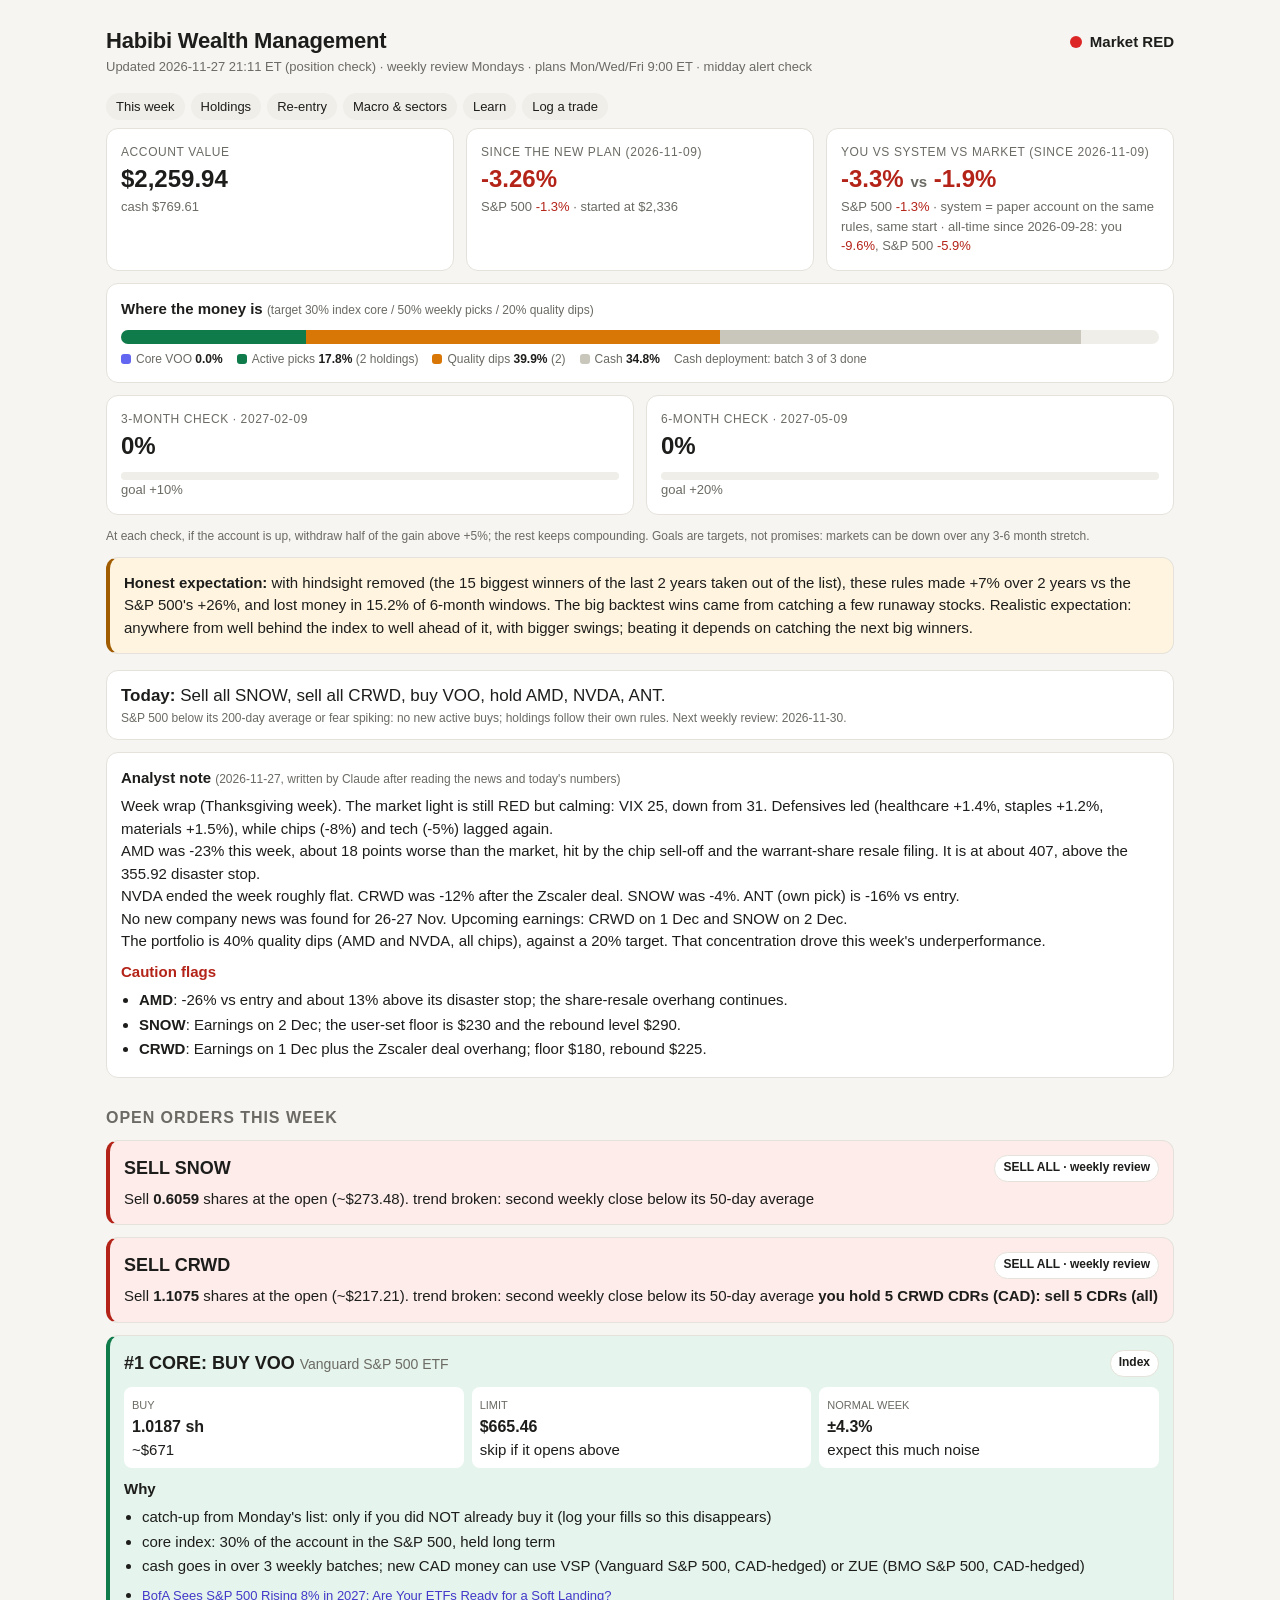
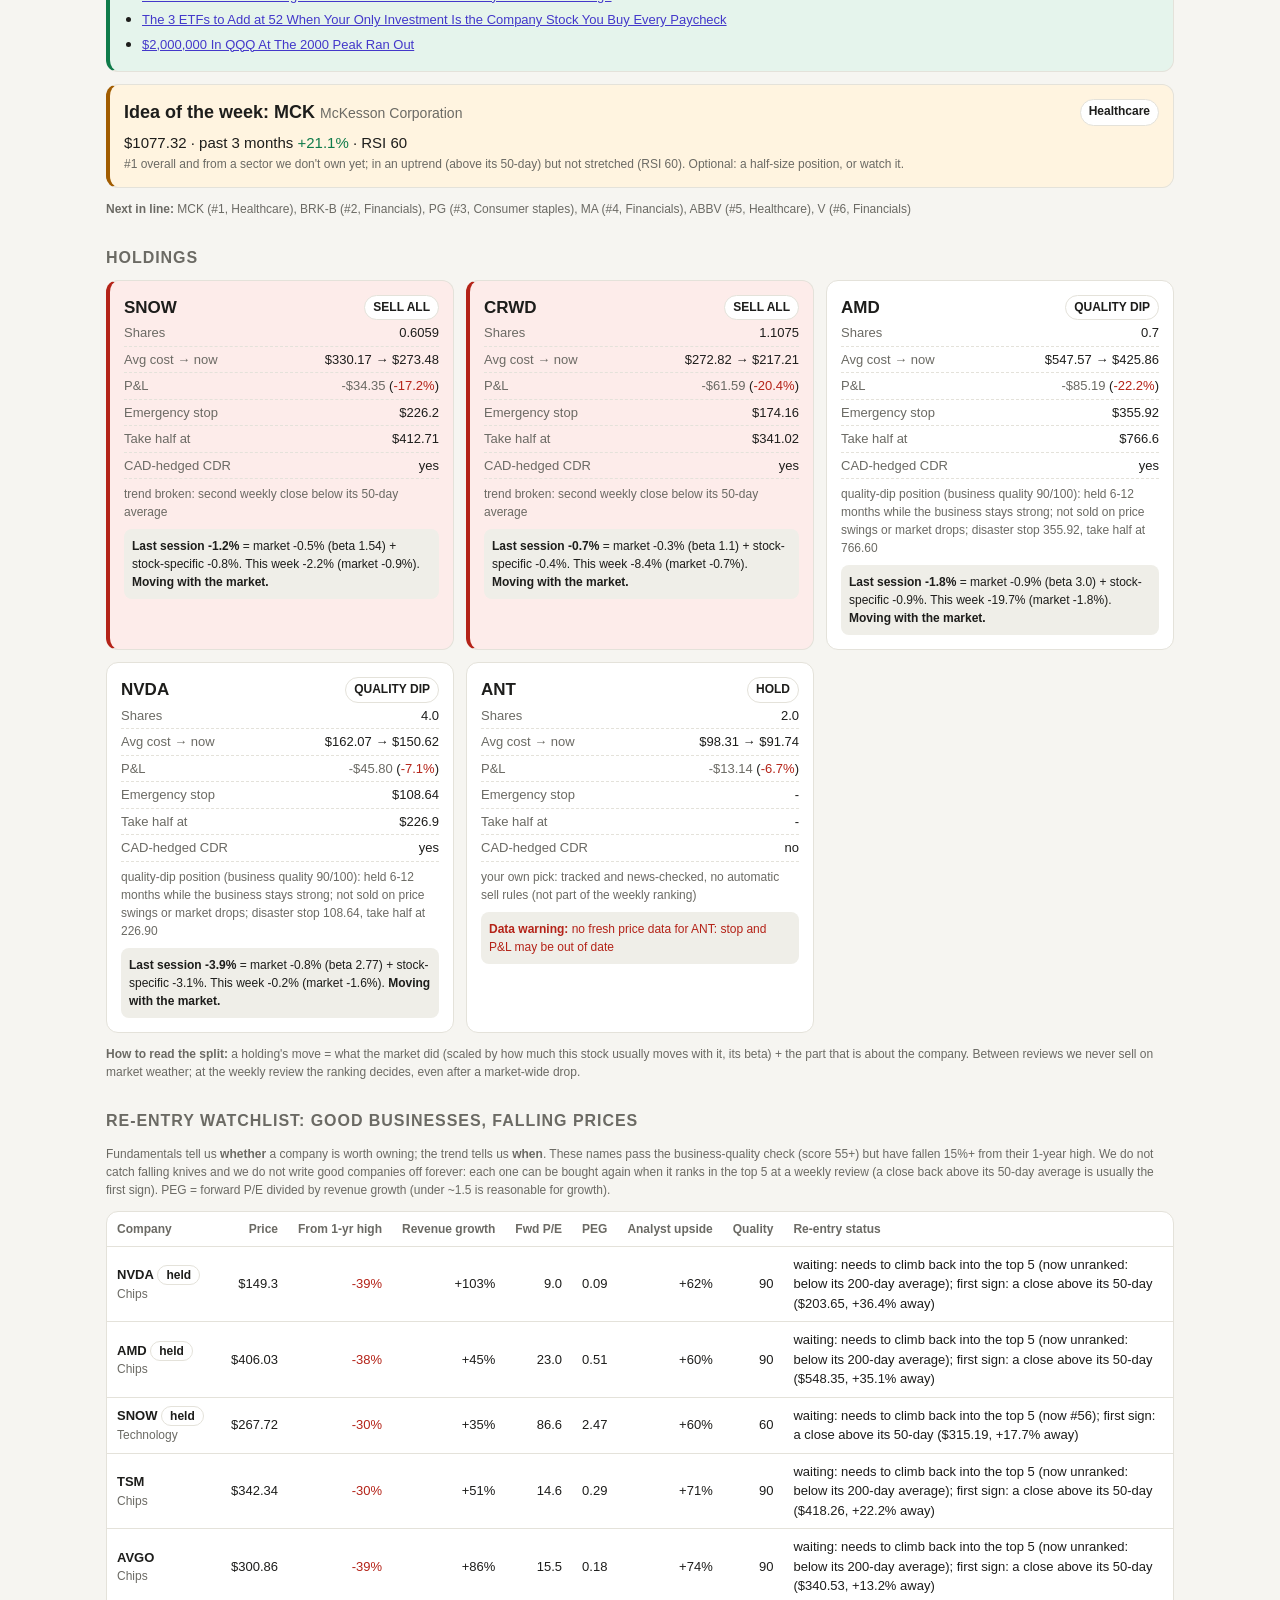
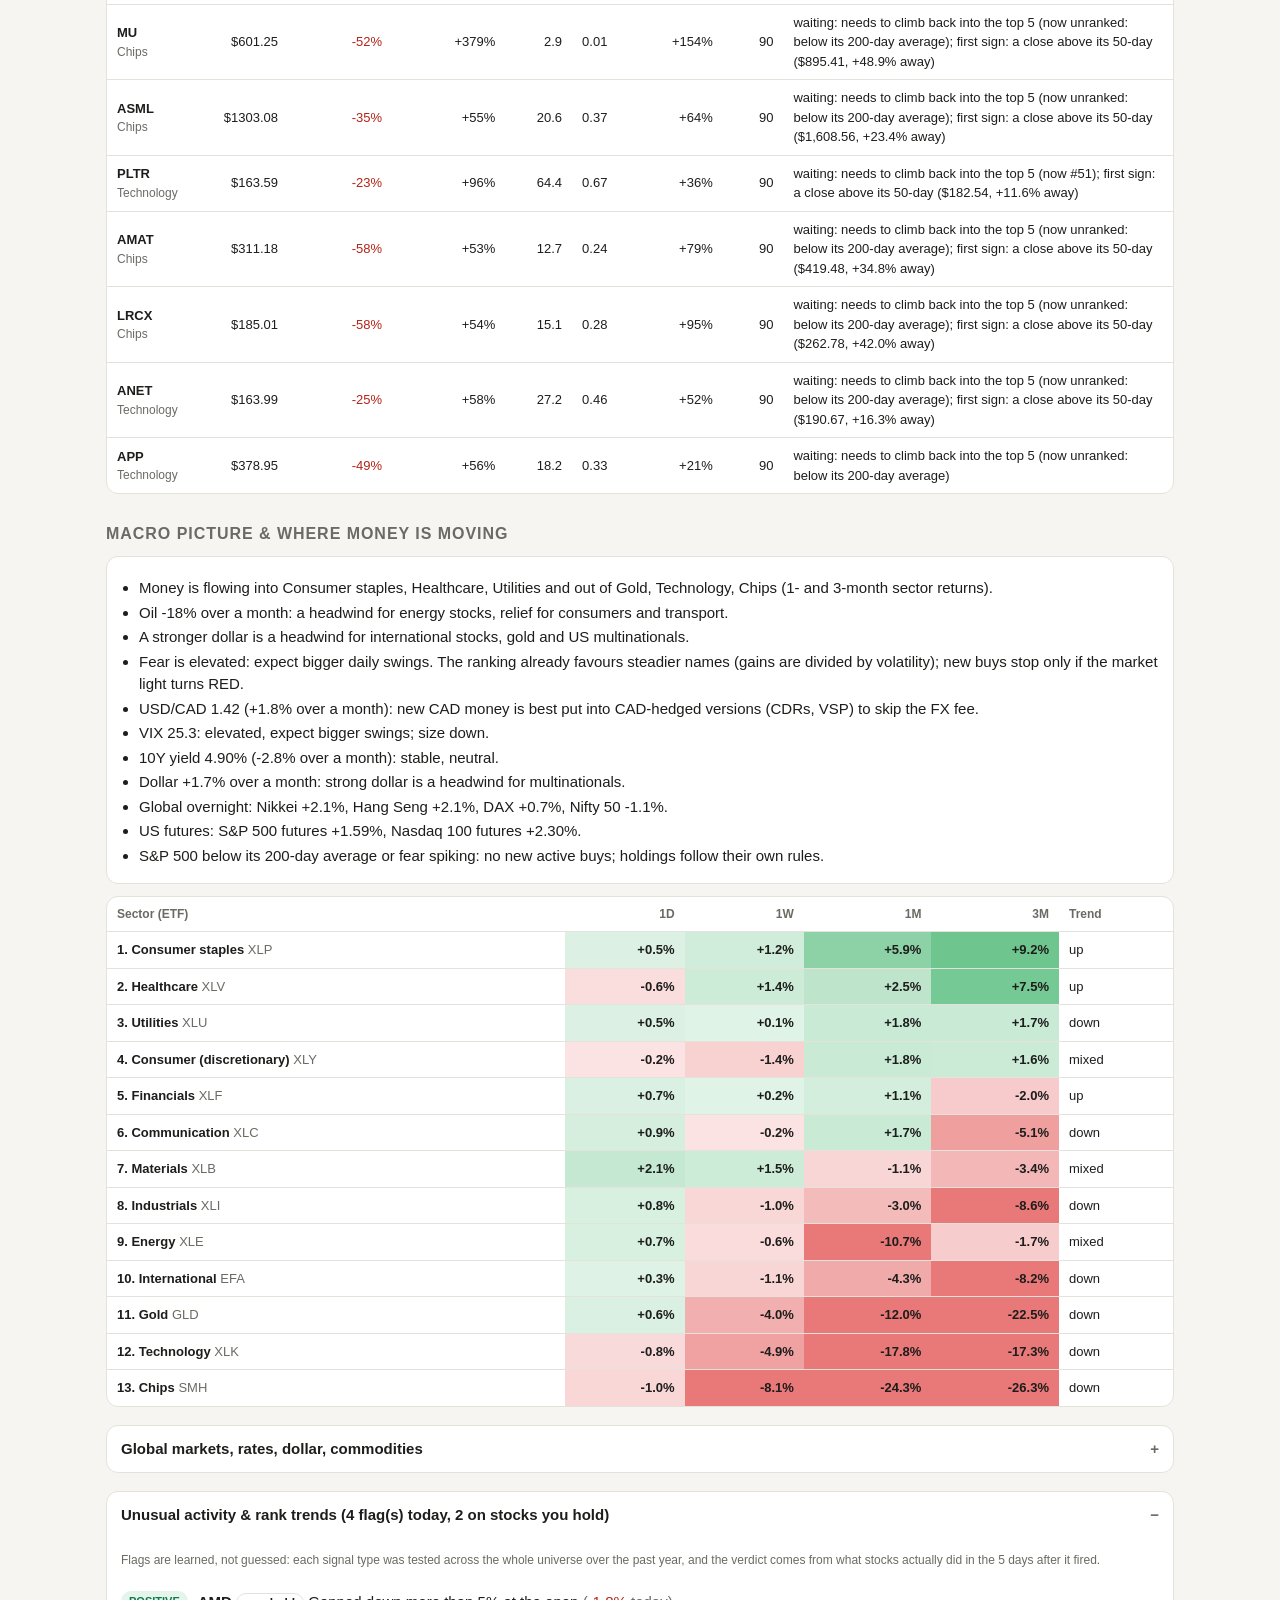
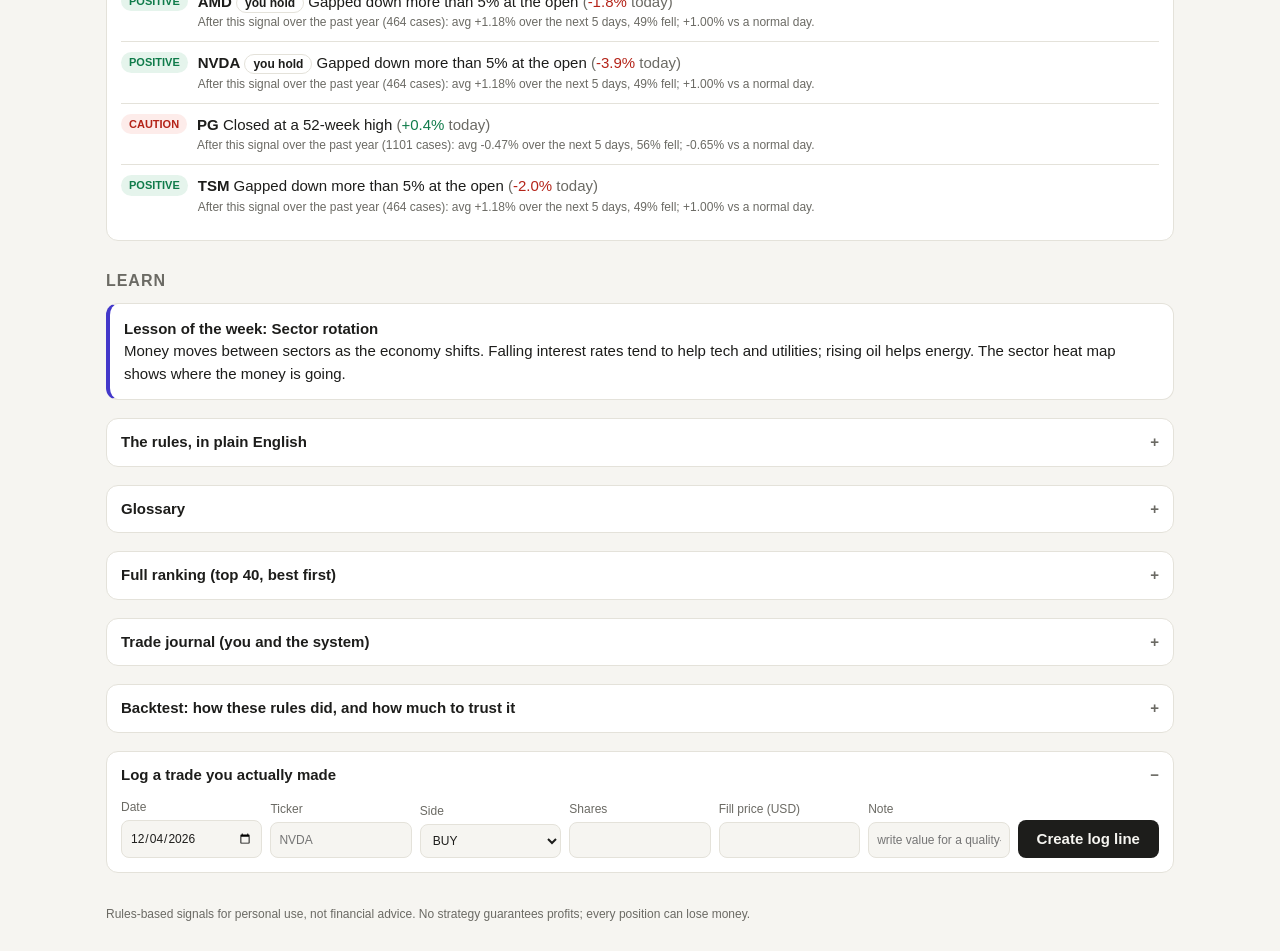
<file: docs/index.html>
<!doctype html><html lang="en"><head><meta charset="utf-8">
<meta name="viewport" content="width=device-width,initial-scale=1"><title>Habibi Wealth Management</title>
<style>
:root{--bg:#f6f5f1;--card:#fff;--ink:#1d1d1b;--mute:#6b6a64;--line:#e4e2da;--buy:#0f7b4a;--buy-bg:#e5f4ec;
--sell:#b42318;--sell-bg:#fdecea;--warn:#a15c00;--warn-bg:#fff4e0;--acc:#4338ca;--chip:#efeee8}
@media (prefers-color-scheme:dark){:root:not([data-theme=light]){--bg:#121211;--card:#1c1c1a;--ink:#ecebe6;--mute:#9c9b94;
--line:#2e2d2a;--buy:#4ccf8d;--buy-bg:#12291d;--sell:#ff8a7a;--sell-bg:#321614;--warn:#f0b454;--warn-bg:#2d2210;--acc:#a5b4fc;--chip:#262623}}
:root[data-theme=dark]{--bg:#121211;--card:#1c1c1a;--ink:#ecebe6;--mute:#9c9b94;--line:#2e2d2a;--buy:#4ccf8d;--buy-bg:#12291d;
--sell:#ff8a7a;--sell-bg:#321614;--warn:#f0b454;--warn-bg:#2d2210;--acc:#a5b4fc;--chip:#262623}
*{box-sizing:border-box}body{margin:0;background:var(--bg);color:var(--ink);font:15px/1.5 -apple-system,BlinkMacSystemFont,"Segoe UI",Inter,sans-serif}
.wrap{max-width:1100px;margin:0 auto;padding:16px}
header{display:flex;flex-wrap:wrap;justify-content:space-between;align-items:baseline;gap:8px;margin:8px 0 16px}
h1{font-size:22px;margin:0;letter-spacing:-.01em}h2{font-size:16px;margin:28px 0 10px;text-transform:uppercase;letter-spacing:.06em;color:var(--mute)}
.sub{color:var(--mute);font-size:13px}nav{display:flex;gap:6px;flex-wrap:wrap;margin-bottom:8px}
nav a{font-size:13px;padding:4px 10px;border-radius:99px;background:var(--chip);color:var(--ink);text-decoration:none}
.grid{display:grid;gap:12px;grid-template-columns:repeat(auto-fit,minmax(160px,1fr))}
.card{background:var(--card);border:1px solid var(--line);border-radius:12px;padding:14px}
.kpi .v{font-size:24px;font-weight:650;font-variant-numeric:tabular-nums}.kpi .l{font-size:12px;color:var(--mute);text-transform:uppercase;letter-spacing:.05em}
.light{display:inline-flex;align-items:center;gap:8px;font-weight:650}.dot{width:12px;height:12px;border-radius:50%}
.GREEN{background:#16a34a}.YELLOW{background:#eab308}.RED{background:#dc2626}
.bar{height:8px;background:var(--chip);border-radius:99px;overflow:hidden;margin-top:8px}.bar i{display:block;height:100%;background:var(--buy)}
.order{border-left:4px solid var(--buy);background:var(--buy-bg)}.order.sell{border-left-color:var(--sell);background:var(--sell-bg)}
.order.warn{border-left-color:var(--warn);background:var(--warn-bg)}
.order h3{margin:0 0 6px;font-size:18px;display:flex;justify-content:space-between;gap:8px;flex-wrap:wrap}
.tag{font-size:12px;font-weight:650;padding:2px 8px;border-radius:99px;background:var(--card);border:1px solid var(--line)}
.plan{display:grid;grid-template-columns:repeat(auto-fit,minmax(110px,1fr));gap:8px;margin:10px 0;font-variant-numeric:tabular-nums}
.plan div{background:var(--card);border-radius:8px;padding:6px 8px}.plan b{display:block;font-size:16px}.plan span{font-size:11px;color:var(--mute);text-transform:uppercase}
ul.why{margin:6px 0 0;padding-left:18px}ul.why li{margin:2px 0}
.tbl{overflow-x:auto;background:var(--card);border:1px solid var(--line);border-radius:12px}
table{border-collapse:collapse;width:100%;font-size:13px;font-variant-numeric:tabular-nums}
th,td{padding:8px 10px;border-bottom:1px solid var(--line);text-align:right;white-space:nowrap}th{color:var(--mute);font-weight:600;font-size:12px}
td:first-child,th:first-child,td.l,th.l{text-align:left}tr:last-child td{border-bottom:0}
.pos{color:var(--buy)}.neg{color:var(--sell)}.mute{color:var(--mute)}
.news a{color:var(--acc);font-size:13px}.stack>*+*{margin-top:12px}
form{display:grid;grid-template-columns:repeat(auto-fit,minmax(120px,1fr));gap:8px;align-items:end}
label{font-size:12px;color:var(--mute);display:grid;gap:4px;min-width:0}input,select,button{width:100%;min-width:0;font:inherit;padding:8px;border-radius:8px;border:1px solid var(--line);background:var(--bg);color:var(--ink)}
button{background:var(--ink);color:var(--bg);border:0;font-weight:600;cursor:pointer}
code{background:var(--chip);padding:2px 6px;border-radius:6px;font-size:13px;word-break:break-all}
.note{font-size:12px;color:var(--mute)}
.flag{display:flex;gap:10px;align-items:flex-start;padding:10px 0;border-bottom:1px solid var(--line)}.flag:last-child{border-bottom:0}
.vd{font-size:11px;font-weight:700;padding:2px 8px;border-radius:99px;white-space:nowrap}.vd.caution{background:var(--sell-bg);color:var(--sell)}.vd.positive{background:var(--buy-bg);color:var(--buy)}.vd.neutral,.vd.few{background:var(--chip);color:var(--mute)}
.tbl td.stick,.tbl th.stick{position:sticky;left:0;background:var(--card);z-index:1}
.st{font-size:11px;font-weight:700;padding:2px 7px;border-radius:99px;white-space:nowrap}
.st.buy{background:var(--buy-bg);color:var(--buy)}.st.hold{background:var(--chip);color:var(--ink)}.st.next{background:var(--warn-bg);color:var(--warn)}
details.sec{margin-top:18px;background:var(--card);border:1px solid var(--line);border-radius:12px;padding:0 14px}
details.sec>summary{cursor:pointer;padding:12px 0;font-weight:600;list-style:none;display:flex;justify-content:space-between}
details.sec>summary::after{content:"+";color:var(--mute)}details.sec[open]>summary::after{content:"−"}
details.sec[open]{padding-bottom:14px}details.sec .tbl,details.sec .card{border-color:var(--line)}
.headline{font-size:17px;margin:16px 0 0;padding:12px 14px;border-radius:12px;background:var(--card);border:1px solid var(--line)}
@media (max-width:600px){.kpi .v{font-size:20px}}

.sleeve{display:flex;height:14px;border-radius:99px;overflow:hidden;background:var(--chip);margin:10px 0 6px}
.sleeve i{display:block;height:100%}.s-core{background:#6366f1}.s-act{background:#0f7b4a}.s-val{background:#d97706}.s-cash{background:#c9c6bb}
.legend{display:flex;gap:14px;flex-wrap:wrap;font-size:12px;color:var(--mute)}.legend b{color:var(--ink)}
.sw{display:inline-block;width:10px;height:10px;border-radius:3px;margin-right:5px;vertical-align:-1px}
.hold{display:grid;gap:12px;grid-template-columns:repeat(auto-fit,minmax(260px,1fr))}
.hc h3{margin:0;font-size:17px;display:flex;justify-content:space-between;gap:8px}
.hc .row{display:flex;justify-content:space-between;font-size:13px;padding:3px 0;border-bottom:1px dashed var(--line)}
.hc .row:last-of-type{border-bottom:0}.hc .row span:first-child{color:var(--mute)}
.split{font-size:12px;margin-top:8px;padding:8px;border-radius:8px;background:var(--chip)}
.heat td.h{font-weight:600}.lesson{border-left:4px solid var(--acc)}
.chk{display:grid;gap:12px;grid-template-columns:repeat(auto-fit,minmax(200px,1fr))}
</style></head><body><div class="wrap">
<header><div><h1>Habibi Wealth Management</h1><div class="sub">Updated 2026-11-27 21:11 ET (position check) · weekly review Mondays · plans Mon/Wed/Fri 9:00 ET · midday alert check</div></div>
<div class="light"><span class="dot RED"></span>Market RED</div></header>
<nav><a href="#orders">This week</a><a href="#holdings">Holdings</a><a href="#reentry">Re-entry</a><a href="#macro">Macro &amp; sectors</a><a href="#learn">Learn</a><a href="#log">Log a trade</a></nav>
<div class="grid">
<div class="card kpi"><div class="l">Account value</div><div class="v">$2,259.94</div><div class="sub">cash $769.61</div></div>
<div class="card kpi"><div class="l">Since the new plan (2026-11-09)</div><div class="v"><span class="neg">-3.26%</span></div>
<div class="sub">S&amp;P 500 <span class="neg">-1.3%</span> · started at $2,336</div></div>
<div class="card kpi"><div class="l">You vs system vs market (since 2026-11-09)</div><div class="v"><span class="neg">-3.3%</span> <span class="mute" style="font-size:15px">vs</span> <span class="neg">-1.9%</span></div>
<div class="sub">S&amp;P 500 <span class="neg">-1.3%</span> · system = paper account on the same rules, same start · all-time since 2026-09-28: you <span class="neg">-9.6%</span>, S&amp;P 500 <span class="neg">-5.9%</span></div></div>
</div>
<div class="card" style="margin-top:12px"><b>Where the money is</b> <span class="note">(target 30% index core / 50% weekly picks / 20% quality dips)</span>
<div class="sleeve"><i class="s-core" style="width:0.0%"></i><i class="s-act" style="width:17.8%"></i><i class="s-val" style="width:39.9%"></i><i class="s-cash" style="width:34.8%"></i></div>
<div class="legend"><span><i class="sw s-core"></i>Core VOO <b>0.0%</b></span><span><i class="sw s-act"></i>Active picks <b>17.8%</b>
(2 holdings)</span><span><i class="sw s-val"></i>Quality dips <b>39.9%</b> (2)</span><span><i class="sw s-cash"></i>Cash <b>34.8%</b></span>
<span>Cash deployment: batch 3 of 3 done</span></div></div>
<div class="chk" style="margin-top:12px"><div class="card kpi"><div class="l">3-month check · 2027-02-09</div><div class="v">0%</div><div class="bar"><i style="width:0%"></i></div><div class="sub">goal +10%</div></div><div class="card kpi"><div class="l">6-month check · 2027-05-09</div><div class="v">0%</div><div class="bar"><i style="width:0%"></i></div><div class="sub">goal +20%</div></div></div><p class="note">At each check, if the account is up, withdraw half of the gain above +5%; the rest keeps compounding. Goals are targets, not promises: markets can be down over any 3-6 month stretch.</p>
<div class="card order warn" style="margin-top:12px"><b>Honest expectation:</b> with hindsight removed (the 15 biggest winners of the last 2 years taken out of the list), these rules made +7% over 2 years vs the S&amp;P 500's +26%, and lost money in 15.2% of 6-month windows. The big backtest wins came from catching a few runaway stocks. Realistic expectation: anywhere from well behind the index to well ahead of it, with bigger swings; beating it depends on catching the next big winners.</div>
<div class="headline"><b>Today:</b> Sell all SNOW, sell all CRWD, buy VOO, hold AMD, NVDA, ANT.<div class="note">S&amp;P 500 below its 200-day average or fear spiking: no new active buys; holdings follow their own rules. Next weekly review: 2026-11-30.</div></div>
<div class="card" style="margin-top:12px"><b>Analyst note</b> <span class="note">(2026-11-27, written by Claude after reading the news and today's numbers)</span><div style="white-space:pre-wrap;margin-top:6px">Week wrap (Thanksgiving week). The market light is still RED but calming: VIX 25, down from 31. Defensives led (healthcare +1.4%, staples +1.2%, materials +1.5%), while chips (-8%) and tech (-5%) lagged again.
AMD was -23% this week, about 18 points worse than the market, hit by the chip sell-off and the warrant-share resale filing. It is at about 407, above the 355.92 disaster stop.
NVDA ended the week roughly flat. CRWD was -12% after the Zscaler deal. SNOW was -4%. ANT (own pick) is -16% vs entry.
No new company news was found for 26-27 Nov. Upcoming earnings: CRWD on 1 Dec and SNOW on 2 Dec.
The portfolio is 40% quality dips (AMD and NVDA, all chips), against a 20% target. That concentration drove this week&#x27;s underperformance.</div><div style="margin-top:8px"><b class="neg">Caution flags</b><ul class="why"><li><b>AMD</b>: -26% vs entry and about 13% above its disaster stop; the share-resale overhang continues.</li><li><b>SNOW</b>: Earnings on 2 Dec; the user-set floor is $230 and the rebound level $290.</li><li><b>CRWD</b>: Earnings on 1 Dec plus the Zscaler deal overhang; floor $180, rebound $225.</li></ul></div></div>
<h2 id="orders">Open orders this week</h2><div class="stack">
<div class="card order sell"><h3><span>SELL SNOW</span><span class="tag">SELL ALL · weekly review</span></h3><div>Sell <b>0.6059</b> shares at the open (~$273.48). trend broken: second weekly close below its 50-day average</div></div>
<div class="card order sell"><h3><span>SELL CRWD</span><span class="tag">SELL ALL · weekly review</span></h3><div>Sell <b>1.1075</b> shares at the open (~$217.21). trend broken: second weekly close below its 50-day average <b>you hold 5 CRWD CDRs (CAD): sell 5 CDRs (all)</b></div></div>
<div class="card order"><h3><span>#1 CORE: BUY VOO <span class="mute" style="font-weight:400;font-size:14px">Vanguard S&amp;P 500 ETF</span></span><span class="tag">Index</span></h3><div class="plan"><div><span>Buy</span><b><b>1.0187 sh</b></b>~$671</div><div><span>Limit</span><b><b>$665.46</b></b>skip if it opens above</div><div><span>Normal week</span><b><b>±4.3%</b></b>expect this much noise</div></div><b>Why</b><ul class="why"><li>catch-up from Monday&#x27;s list: only if you did NOT already buy it (log your fills so this disappears)</li><li>core index: 30% of the account in the S&amp;P 500, held long term</li><li>cash goes in over 3 weekly batches; new CAD money can use VSP (Vanguard S&amp;P 500, CAD-hedged) or ZUE (BMO S&amp;P 500, CAD-hedged)</li></ul><ul class="why news"><li><a href="https://finance.yahoo.com/markets/stocks/articles/bofa-sees-p-500-rising-110800608.html" target="_blank" rel="noopener">BofA Sees S&amp;P 500 Rising 8% in 2027: Are Your ETFs Ready for a Soft Landing?</a></li><li><a href="https://247wallst.com/investing/etf/2026/11/27/the-3-etfs-to-add-at-52-when-your-only-investment-is-the-company-stock-you-buy-every-paycheck/" target="_blank" rel="noopener">The 3 ETFs to Add at 52 When Your Only Investment Is the Company Stock You Buy Every Paycheck</a></li><li><a href="https://www.trefis.com/stock/qqq/articles/629194/2-000-000-in-qqq-at-the-2000-peak-ran-out/2026-11-26" target="_blank" rel="noopener">$2,000,000 In QQQ At The 2000 Peak Ran Out</a></li></ul></div>
</div>
<div class="card order warn" style="margin-top:12px"><h3><span>Idea of the week: MCK <span class="mute" style="font-weight:400;font-size:14px">McKesson Corporation</span></span><span class="tag">Healthcare</span></h3><div>$1077.32 · past 3 months <span class="pos">+21.1%</span> · RSI 60</div><div class="note">#1 overall and from a sector we don&#x27;t own yet; in an uptrend (above its 50-day) but not stretched (RSI 60). Optional: a half-size position, or watch it.</div></div>
<p class="note"><b>Next in line:</b> MCK (#1, Healthcare), BRK-B (#2, Financials), PG (#3, Consumer staples), MA (#4, Financials), ABBV (#5, Healthcare), V (#6, Financials)</p>
<h2 id="holdings">Holdings</h2>
<div class="hold"><div class="card hc order sell"><h3><span>SNOW</span><span class="tag">SELL ALL</span></h3><div class="row"><span>Shares</span><span>0.6059</span></div><div class="row"><span>Avg cost → now</span><span>$330.17 → $273.48</span></div><div class="row"><span>P&amp;L</span><span><span class="neg">-$34.35</span> (<span class="neg">-17.2%</span>)</span></div><div class="row"><span>Emergency stop</span><span>$226.2</span></div><div class="row"><span>Take half at</span><span>$412.71</span></div><div class="row"><span>CAD-hedged CDR</span><span>yes</span></div><div class="note" style="margin-top:6px">trend broken: second weekly close below its 50-day average</div><div class="split"><b>Last session -1.2%</b> = market -0.5% (beta 1.54) + stock-specific -0.8%. This week -2.2% (market -0.9%). <b>Moving with the market.</b></div></div><div class="card hc order sell"><h3><span>CRWD</span><span class="tag">SELL ALL</span></h3><div class="row"><span>Shares</span><span>1.1075</span></div><div class="row"><span>Avg cost → now</span><span>$272.82 → $217.21</span></div><div class="row"><span>P&amp;L</span><span><span class="neg">-$61.59</span> (<span class="neg">-20.4%</span>)</span></div><div class="row"><span>Emergency stop</span><span>$174.16</span></div><div class="row"><span>Take half at</span><span>$341.02</span></div><div class="row"><span>CAD-hedged CDR</span><span>yes</span></div><div class="note" style="margin-top:6px">trend broken: second weekly close below its 50-day average</div><div class="split"><b>Last session -0.7%</b> = market -0.3% (beta 1.1) + stock-specific -0.4%. This week -8.4% (market -0.7%). <b>Moving with the market.</b></div></div><div class="card hc "><h3><span>AMD</span><span class="tag">QUALITY DIP</span></h3><div class="row"><span>Shares</span><span>0.7</span></div><div class="row"><span>Avg cost → now</span><span>$547.57 → $425.86</span></div><div class="row"><span>P&amp;L</span><span><span class="neg">-$85.19</span> (<span class="neg">-22.2%</span>)</span></div><div class="row"><span>Emergency stop</span><span>$355.92</span></div><div class="row"><span>Take half at</span><span>$766.6</span></div><div class="row"><span>CAD-hedged CDR</span><span>yes</span></div><div class="note" style="margin-top:6px">quality-dip position (business quality 90/100): held 6-12 months while the business stays strong; not sold on price swings or market drops; disaster stop 355.92, take half at 766.60</div><div class="split"><b>Last session -1.8%</b> = market -0.9% (beta 3.0) + stock-specific -0.9%. This week -19.7% (market -1.8%). <b>Moving with the market.</b></div></div><div class="card hc "><h3><span>NVDA</span><span class="tag">QUALITY DIP</span></h3><div class="row"><span>Shares</span><span>4.0</span></div><div class="row"><span>Avg cost → now</span><span>$162.07 → $150.62</span></div><div class="row"><span>P&amp;L</span><span><span class="neg">-$45.80</span> (<span class="neg">-7.1%</span>)</span></div><div class="row"><span>Emergency stop</span><span>$108.64</span></div><div class="row"><span>Take half at</span><span>$226.9</span></div><div class="row"><span>CAD-hedged CDR</span><span>yes</span></div><div class="note" style="margin-top:6px">quality-dip position (business quality 90/100): held 6-12 months while the business stays strong; not sold on price swings or market drops; disaster stop 108.64, take half at 226.90</div><div class="split"><b>Last session -3.9%</b> = market -0.8% (beta 2.77) + stock-specific -3.1%. This week -0.2% (market -1.6%). <b>Moving with the market.</b></div></div><div class="card hc "><h3><span>ANT</span><span class="tag">HOLD</span></h3><div class="row"><span>Shares</span><span>2.0</span></div><div class="row"><span>Avg cost → now</span><span>$98.31 → $91.74</span></div><div class="row"><span>P&amp;L</span><span><span class="neg">-$13.14</span> (<span class="neg">-6.7%</span>)</span></div><div class="row"><span>Emergency stop</span><span>-</span></div><div class="row"><span>Take half at</span><span>-</span></div><div class="row"><span>CAD-hedged CDR</span><span>no</span></div><div class="note" style="margin-top:6px">your own pick: tracked and news-checked, no automatic sell rules (not part of the weekly ranking)</div><div class="split neg"><b>Data warning:</b> no fresh price data for ANT: stop and P&amp;L may be out of date</div></div></div>
<p class="note"><b>How to read the split:</b> a holding's move = what the market did (scaled by how much this stock usually moves with it, its beta) + the part that is about the company. Between reviews we never sell on market weather; at the weekly review the ranking decides, even after a market-wide drop.</p>
<h2 id="reentry">Re-entry watchlist: good businesses, falling prices</h2><p class="note">Fundamentals tell us <b>whether</b> a company is worth owning; the trend tells us <b>when</b>. These names pass the business-quality check (score 55+) but have fallen 15%+ from their 1-year high. We do not catch falling knives and we do not write good companies off forever: each one can be bought again when it ranks in the top 5 at a weekly review (a close back above its 50-day average is usually the first sign). PEG = forward P/E divided by revenue growth (under ~1.5 is reasonable for growth).</p><div class="tbl"><table><tr><th class="l">Company</th><th>Price</th><th>From 1-yr high</th><th>Revenue growth</th><th>Fwd P/E</th><th>PEG</th><th>Analyst upside</th><th>Quality</th><th class="l">Re-entry status</th></tr><tr><td class="l"><b>NVDA</b> <span class=tag>held</span><div class="note">Chips</div></td><td>$149.3</td><td class="neg">-39%</td><td>+103%</td><td>9.0</td><td>0.09</td><td>+62%</td><td>90</td><td class="l" style="white-space:normal;min-width:220px">waiting: needs to climb back into the top 5 (now unranked: below its 200-day average); first sign: a close above its 50-day ($203.65, +36.4% away)</td></tr><tr><td class="l"><b>AMD</b> <span class=tag>held</span><div class="note">Chips</div></td><td>$406.03</td><td class="neg">-38%</td><td>+45%</td><td>23.0</td><td>0.51</td><td>+60%</td><td>90</td><td class="l" style="white-space:normal;min-width:220px">waiting: needs to climb back into the top 5 (now unranked: below its 200-day average); first sign: a close above its 50-day ($548.35, +35.1% away)</td></tr><tr><td class="l"><b>SNOW</b> <span class=tag>held</span><div class="note">Technology</div></td><td>$267.72</td><td class="neg">-30%</td><td>+35%</td><td>86.6</td><td>2.47</td><td>+60%</td><td>60</td><td class="l" style="white-space:normal;min-width:220px">waiting: needs to climb back into the top 5 (now #56); first sign: a close above its 50-day ($315.19, +17.7% away)</td></tr><tr><td class="l"><b>TSM</b><div class="note">Chips</div></td><td>$342.34</td><td class="neg">-30%</td><td>+51%</td><td>14.6</td><td>0.29</td><td>+71%</td><td>90</td><td class="l" style="white-space:normal;min-width:220px">waiting: needs to climb back into the top 5 (now unranked: below its 200-day average); first sign: a close above its 50-day ($418.26, +22.2% away)</td></tr><tr><td class="l"><b>AVGO</b><div class="note">Chips</div></td><td>$300.86</td><td class="neg">-39%</td><td>+86%</td><td>15.5</td><td>0.18</td><td>+74%</td><td>90</td><td class="l" style="white-space:normal;min-width:220px">waiting: needs to climb back into the top 5 (now unranked: below its 200-day average); first sign: a close above its 50-day ($340.53, +13.2% away)</td></tr><tr><td class="l"><b>MU</b><div class="note">Chips</div></td><td>$601.25</td><td class="neg">-52%</td><td>+379%</td><td>2.9</td><td>0.01</td><td>+154%</td><td>90</td><td class="l" style="white-space:normal;min-width:220px">waiting: needs to climb back into the top 5 (now unranked: below its 200-day average); first sign: a close above its 50-day ($895.41, +48.9% away)</td></tr><tr><td class="l"><b>ASML</b><div class="note">Chips</div></td><td>$1303.08</td><td class="neg">-35%</td><td>+55%</td><td>20.6</td><td>0.37</td><td>+64%</td><td>90</td><td class="l" style="white-space:normal;min-width:220px">waiting: needs to climb back into the top 5 (now unranked: below its 200-day average); first sign: a close above its 50-day ($1,608.56, +23.4% away)</td></tr><tr><td class="l"><b>PLTR</b><div class="note">Technology</div></td><td>$163.59</td><td class="neg">-23%</td><td>+96%</td><td>64.4</td><td>0.67</td><td>+36%</td><td>90</td><td class="l" style="white-space:normal;min-width:220px">waiting: needs to climb back into the top 5 (now #51); first sign: a close above its 50-day ($182.54, +11.6% away)</td></tr><tr><td class="l"><b>AMAT</b><div class="note">Chips</div></td><td>$311.18</td><td class="neg">-58%</td><td>+53%</td><td>12.7</td><td>0.24</td><td>+79%</td><td>90</td><td class="l" style="white-space:normal;min-width:220px">waiting: needs to climb back into the top 5 (now unranked: below its 200-day average); first sign: a close above its 50-day ($419.48, +34.8% away)</td></tr><tr><td class="l"><b>LRCX</b><div class="note">Chips</div></td><td>$185.01</td><td class="neg">-58%</td><td>+54%</td><td>15.1</td><td>0.28</td><td>+95%</td><td>90</td><td class="l" style="white-space:normal;min-width:220px">waiting: needs to climb back into the top 5 (now unranked: below its 200-day average); first sign: a close above its 50-day ($262.78, +42.0% away)</td></tr><tr><td class="l"><b>ANET</b><div class="note">Technology</div></td><td>$163.99</td><td class="neg">-25%</td><td>+58%</td><td>27.2</td><td>0.46</td><td>+52%</td><td>90</td><td class="l" style="white-space:normal;min-width:220px">waiting: needs to climb back into the top 5 (now unranked: below its 200-day average); first sign: a close above its 50-day ($190.67, +16.3% away)</td></tr><tr><td class="l"><b>APP</b><div class="note">Technology</div></td><td>$378.95</td><td class="neg">-49%</td><td>+56%</td><td>18.2</td><td>0.33</td><td>+21%</td><td>90</td><td class="l" style="white-space:normal;min-width:220px">waiting: needs to climb back into the top 5 (now unranked: below its 200-day average)</td></tr></table></div>
<h2 id="macro">Macro picture &amp; where money is moving</h2><div class="card"><ul class="why"><li>Money is flowing into Consumer staples, Healthcare, Utilities and out of Gold, Technology, Chips (1- and 3-month sector returns).</li><li>Oil -18% over a month: a headwind for energy stocks, relief for consumers and transport.</li><li>A stronger dollar is a headwind for international stocks, gold and US multinationals.</li><li>Fear is elevated: expect bigger daily swings. The ranking already favours steadier names (gains are divided by volatility); new buys stop only if the market light turns RED.</li><li>USD/CAD 1.42 (+1.8% over a month): new CAD money is best put into CAD-hedged versions (CDRs, VSP) to skip the FX fee.</li><li>VIX 25.3: elevated, expect bigger swings; size down.</li><li>10Y yield 4.90% (-2.8% over a month): stable, neutral.</li><li>Dollar +1.7% over a month: strong dollar is a headwind for multinationals.</li><li>Global overnight: Nikkei +2.1%, Hang Seng +2.1%, DAX +0.7%, Nifty 50 -1.1%.</li><li>US futures: S&amp;P 500 futures +1.59%, Nasdaq 100 futures +2.30%.</li><li>S&amp;P 500 below its 200-day average or fear spiking: no new active buys; holdings follow their own rules.</li></ul></div>
<div class="tbl heat" style="margin-top:12px"><table><tr><th class="l">Sector (ETF)</th><th>1D</th><th>1W</th><th>1M</th><th>3M</th><th class="l">Trend</th></tr><tr><td class="l"><b>1. Consumer staples</b> <span class="mute">XLP</span></td><td class="h" style="background:rgba(22,163,74,0.15)">+0.5%</td><td class="h" style="background:rgba(22,163,74,0.20)">+1.2%</td><td class="h" style="background:rgba(22,163,74,0.49)">+5.9%</td><td class="h" style="background:rgba(22,163,74,0.62)">+9.2%</td><td class="l">up</td></tr><tr><td class="l"><b>2. Healthcare</b> <span class="mute">XLV</span></td><td class="h" style="background:rgba(220,38,38,0.15)">-0.6%</td><td class="h" style="background:rgba(22,163,74,0.21)">+1.4%</td><td class="h" style="background:rgba(22,163,74,0.28)">+2.5%</td><td class="h" style="background:rgba(22,163,74,0.59)">+7.5%</td><td class="l">up</td></tr><tr><td class="l"><b>3. Utilities</b> <span class="mute">XLU</span></td><td class="h" style="background:rgba(22,163,74,0.15)">+0.5%</td><td class="h" style="background:rgba(22,163,74,0.13)">+0.1%</td><td class="h" style="background:rgba(22,163,74,0.23)">+1.8%</td><td class="h" style="background:rgba(22,163,74,0.23)">+1.7%</td><td class="l">down</td></tr><tr><td class="l"><b>4. Consumer (discretionary)</b> <span class="mute">XLY</span></td><td class="h" style="background:rgba(220,38,38,0.13)">-0.2%</td><td class="h" style="background:rgba(220,38,38,0.21)">-1.4%</td><td class="h" style="background:rgba(22,163,74,0.23)">+1.8%</td><td class="h" style="background:rgba(22,163,74,0.22)">+1.6%</td><td class="l">mixed</td></tr><tr><td class="l"><b>5. Financials</b> <span class="mute">XLF</span></td><td class="h" style="background:rgba(22,163,74,0.16)">+0.7%</td><td class="h" style="background:rgba(22,163,74,0.13)">+0.2%</td><td class="h" style="background:rgba(22,163,74,0.19)">+1.1%</td><td class="h" style="background:rgba(220,38,38,0.24)">-2.0%</td><td class="l">up</td></tr><tr><td class="l"><b>6. Communication</b> <span class="mute">XLC</span></td><td class="h" style="background:rgba(22,163,74,0.18)">+0.9%</td><td class="h" style="background:rgba(220,38,38,0.13)">-0.2%</td><td class="h" style="background:rgba(22,163,74,0.23)">+1.7%</td><td class="h" style="background:rgba(220,38,38,0.44)">-5.1%</td><td class="l">down</td></tr><tr><td class="l"><b>7. Materials</b> <span class="mute">XLB</span></td><td class="h" style="background:rgba(22,163,74,0.25)">+2.1%</td><td class="h" style="background:rgba(22,163,74,0.21)">+1.5%</td><td class="h" style="background:rgba(220,38,38,0.19)">-1.1%</td><td class="h" style="background:rgba(220,38,38,0.33)">-3.4%</td><td class="l">mixed</td></tr><tr><td class="l"><b>8. Industrials</b> <span class="mute">XLI</span></td><td class="h" style="background:rgba(22,163,74,0.17)">+0.8%</td><td class="h" style="background:rgba(220,38,38,0.18)">-1.0%</td><td class="h" style="background:rgba(220,38,38,0.31)">-3.0%</td><td class="h" style="background:rgba(220,38,38,0.62)">-8.6%</td><td class="l">down</td></tr><tr><td class="l"><b>9. Energy</b> <span class="mute">XLE</span></td><td class="h" style="background:rgba(22,163,74,0.17)">+0.7%</td><td class="h" style="background:rgba(220,38,38,0.16)">-0.6%</td><td class="h" style="background:rgba(220,38,38,0.62)">-10.7%</td><td class="h" style="background:rgba(220,38,38,0.23)">-1.7%</td><td class="l">mixed</td></tr><tr><td class="l"><b>10. International</b> <span class="mute">EFA</span></td><td class="h" style="background:rgba(22,163,74,0.14)">+0.3%</td><td class="h" style="background:rgba(220,38,38,0.19)">-1.1%</td><td class="h" style="background:rgba(220,38,38,0.39)">-4.3%</td><td class="h" style="background:rgba(220,38,38,0.62)">-8.2%</td><td class="l">down</td></tr><tr><td class="l"><b>11. Gold</b> <span class="mute">GLD</span></td><td class="h" style="background:rgba(22,163,74,0.16)">+0.6%</td><td class="h" style="background:rgba(220,38,38,0.37)">-4.0%</td><td class="h" style="background:rgba(220,38,38,0.62)">-12.0%</td><td class="h" style="background:rgba(220,38,38,0.62)">-22.5%</td><td class="l">down</td></tr><tr><td class="l"><b>12. Technology</b> <span class="mute">XLK</span></td><td class="h" style="background:rgba(220,38,38,0.17)">-0.8%</td><td class="h" style="background:rgba(220,38,38,0.43)">-4.9%</td><td class="h" style="background:rgba(220,38,38,0.62)">-17.8%</td><td class="h" style="background:rgba(220,38,38,0.62)">-17.3%</td><td class="l">down</td></tr><tr><td class="l"><b>13. Chips</b> <span class="mute">SMH</span></td><td class="h" style="background:rgba(220,38,38,0.18)">-1.0%</td><td class="h" style="background:rgba(220,38,38,0.62)">-8.1%</td><td class="h" style="background:rgba(220,38,38,0.62)">-24.3%</td><td class="h" style="background:rgba(220,38,38,0.62)">-26.3%</td><td class="l">down</td></tr></table></div>
<details class="sec"><summary>Global markets, rates, dollar, commodities</summary><div class="tbl"><table><tr><th class="l">Market</th><th>Last</th><th>1D</th><th>5D</th><th>1M</th></tr><tr><td class="l">S&amp;P 500 futures</td><td>7,310.5</td><td><span class="pos">+1.59%</span></td><td><span class="pos">+1.6%</span></td><td><span class="neg">-6.1%</span></td></tr><tr><td class="l">Nasdaq 100 futures</td><td>26,700.75</td><td><span class="pos">+2.30%</span></td><td><span class="pos">+0.4%</span></td><td><span class="neg">-10.9%</span></td></tr><tr><td class="l">S&amp;P 500</td><td>716.7</td><td><span class="neg">-0.29%</span></td><td><span class="neg">-1.9%</span></td><td><span class="neg">-6.9%</span></td></tr><tr><td class="l">Nasdaq 100</td><td>633.93</td><td><span class="neg">-0.65%</span></td><td><span class="neg">-3.9%</span></td><td><span class="neg">-12.1%</span></td></tr><tr><td class="l">Russell 2000</td><td>268.87</td><td><span class="pos">+0.65%</span></td><td><span class="neg">-0.5%</span></td><td><span class="neg">-4.0%</span></td></tr><tr><td class="l">VIX (fear)</td><td>25.26</td><td><span class="neg">-5.75%</span></td><td><span class="neg">-29.6%</span></td><td><span class="pos">+46.9%</span></td></tr><tr><td class="l">US 10Y yield</td><td>4.9</td><td><span class="pos">+1.11%</span></td><td><span class="neg">-3.0%</span></td><td><span class="neg">-2.8%</span></td></tr><tr><td class="l">US Dollar index</td><td>103.92</td><td><span class="pos">+0.24%</span></td><td><span class="pos">+0.0%</span></td><td><span class="pos">+1.7%</span></td></tr><tr><td class="l">WTI crude</td><td>84.44</td><td><span class="pos">+0.91%</span></td><td><span class="pos">+1.5%</span></td><td><span class="neg">-17.8%</span></td></tr><tr><td class="l">Gold</td><td>3,674.9</td><td><span class="pos">+3.93%</span></td><td><span class="neg">-0.3%</span></td><td><span class="neg">-9.3%</span></td></tr><tr><td class="l">Bitcoin</td><td>61,436.86</td><td><span class="pos">+1.56%</span></td><td><span class="pos">+0.5%</span></td><td><span class="neg">-18.9%</span></td></tr><tr><td class="l">Nikkei (Japan)</td><td>58,711.11</td><td><span class="pos">+2.11%</span></td><td><span class="neg">-1.2%</span></td><td><span class="neg">-7.2%</span></td></tr><tr><td class="l">Hang Seng (HK)</td><td>22,694.77</td><td><span class="pos">+2.11%</span></td><td><span class="pos">+1.3%</span></td><td><span class="neg">-1.1%</span></td></tr><tr><td class="l">DAX (Germany)</td><td>25,390.65</td><td><span class="pos">+0.69%</span></td><td><span class="pos">+2.4%</span></td><td><span class="neg">-2.5%</span></td></tr><tr><td class="l">FTSE 100 (UK)</td><td>10,674.8</td><td><span class="pos">+0.62%</span></td><td><span class="pos">+3.2%</span></td><td><span class="neg">-0.4%</span></td></tr><tr><td class="l">Nifty 50 (India)</td><td>25,607.2</td><td><span class="neg">-1.07%</span></td><td><span class="pos">+0.4%</span></td><td><span class="pos">+12.6%</span></td></tr><tr><td class="l">USD/CAD</td><td>1.42</td><td><span class="pos">+0.14%</span></td><td><span class="neg">-0.8%</span></td><td><span class="pos">+1.8%</span></td></tr><tr><td class="l">USD/INR</td><td>92.87</td><td><span class="pos">+0.69%</span></td><td><span class="neg">-0.5%</span></td><td><span class="neg">-2.5%</span></td></tr></table></div></details>
<details class="sec" id="unusual" open><summary>Unusual activity &amp; rank trends (4 flag(s) today, 2 on stocks you hold)</summary><p class="note">Flags are learned, not guessed: each signal type was tested across the whole universe over the past year, and the verdict comes from what stocks actually did in the 5 days after it fired.</p><div class="flag"><span class="vd positive">POSITIVE</span><div><b>AMD</b> <span class=tag>you hold</span> Gapped down more than 5% at the open <span class="mute">(<span class="neg">-1.8%</span> today)</span><div class="note">After this signal over the past year (464 cases): avg +1.18% over the next 5 days, 49% fell; +1.00% vs a normal day.</div></div></div><div class="flag"><span class="vd positive">POSITIVE</span><div><b>NVDA</b> <span class=tag>you hold</span> Gapped down more than 5% at the open <span class="mute">(<span class="neg">-3.9%</span> today)</span><div class="note">After this signal over the past year (464 cases): avg +1.18% over the next 5 days, 49% fell; +1.00% vs a normal day.</div></div></div><div class="flag"><span class="vd caution">CAUTION</span><div><b>PG</b> Closed at a 52-week high <span class="mute">(<span class="pos">+0.4%</span> today)</span><div class="note">After this signal over the past year (1101 cases): avg -0.47% over the next 5 days, 56% fell; -0.65% vs a normal day.</div></div></div><div class="flag"><span class="vd positive">POSITIVE</span><div><b>TSM</b> Gapped down more than 5% at the open <span class="mute">(<span class="neg">-2.0%</span> today)</span><div class="note">After this signal over the past year (464 cases): avg +1.18% over the next 5 days, 49% fell; +1.00% vs a normal day.</div></div></div></details>
<h2 id="learn">Learn</h2><div class="card lesson"><b>Lesson of the week: Sector rotation</b><div>Money moves between sectors as the economy shifts. Falling interest rates tend to help tech and utilities; rising oil helps energy. The sector heat map shows where the money is going.</div></div>
<details class="sec"><summary>The rules, in plain English</summary><ol class="why">
<li><b>Two parts.</b> 30% in VOO (the S&amp;P 500), held long term and topped up toward its target from cash at weekly reviews.
The other 70% is the active portfolio, reviewed once a week.</li>
<li><b>Weekly review (Monday).</b> Every stock and sector ETF on the list is ranked by risk-adjusted momentum: its 6-, 3- and 1-month gains
divided by how much it normally swings. Every stock must also pass a business-quality check (growing revenue, expected profits, sane valuation).
We hold the top 5, at most 2 per sector and at most 3 across tech + chips combined, and keep a holding while it stays in the
top 8. Decisions use Friday's close; you place orders at Monday's open.</li>
<li><b>Size by swings.</b> Jumpier names get fewer dollars, so each holding can hurt about the same. No holding is more than 30% of the active part.</li>
<li><b>Exits.</b> Sell at the weekly review if it falls out of the top 8, or closes below its 50-day average two weeks in a row.
Sell half at +25% and trail the rest. A rank exit needs 1 weekly review(s) in a row outside the top 8. Emergency stop 3 normal daily swings below entry (at most 30%).
Between reviews, a market-wide drop never triggers a sale (only the emergency stop can). At the weekly review a holding outside the top 8 is sold even after a market-wide drop: rank is relative, so it means other names are holding up better. Waiting an extra week tested worse.</li>
<li><b>Quality dips (20% of the account).</b> Great businesses on sale: business-quality score 80+,
at least 20% below the 1-year high, and cheap for their growth (forward P/E divided by revenue growth under 1.0).
Up to 3 names (at most 2 per sector; obvious cyclical peaks with a forward P/E under 6 or revenue growth over 150% are skipped), at most 7% of the account each, bought in two halves (the second once it closes back above its 50-day
average or after 20 trading days). Held 6-12 months; sold only if the business story breaks (quality below 60 or shrinking revenue),
at the -35% disaster stop, or half at +40%. Not bought while the market light is RED or the account loss limit is hit. Log these fills with the note "value". This part is not backtested: free data has no history of fundamentals, so it has its own scoreboard line.</li>
<li><b>Market light.</b> RED (S&amp;P 500 below its 200-day average or fear spiking) = no new buys. Holdings follow their own rules.</li>
<li><b>Safety limits.</b> Down 12% since the new plan began = no new buys. Down 18% = full review together. Nothing is ever sold automatically just because the account is down.</li>
<li><b>New cash</b> goes in over 3 weekly batches. No buys within 3 trading days of an earnings report.</li></ol></details>
<details class="sec"><summary>Glossary</summary><div class="tbl"><table><tr><td class="l"><b>Momentum</b></td><td class="l" style="white-space:normal">How much a price has risen over recent months. Winners tend to keep winning for a while.</td></tr><tr><td class="l"><b>ATR</b></td><td class="l" style="white-space:normal">Average True Range: the size of a normal day&#x27;s move, in dollars. Used to set stops and sizes.</td></tr><tr><td class="l"><b>Stop</b></td><td class="l" style="white-space:normal">A pre-set price where we sell to cap the damage if something goes badly wrong.</td></tr><tr><td class="l"><b>50-day / 200-day average</b></td><td class="l" style="white-space:normal">The average price over the last 50 / 200 trading days. Above = uptrend.</td></tr><tr><td class="l"><b>Beta</b></td><td class="l" style="white-space:normal">How much a stock usually moves when the S&amp;P 500 moves 1%. Beta 1.5 = moves about 1.5%.</td></tr><tr><td class="l"><b>Rebalance</b></td><td class="l" style="white-space:normal">Bringing each part of the account back to its target share.</td></tr><tr><td class="l"><b>Sector ETF</b></td><td class="l" style="white-space:normal">One fund that holds a whole sector (e.g. XLE = US energy companies).</td></tr><tr><td class="l"><b>CDR</b></td><td class="l" style="white-space:normal">Canadian Depositary Receipt: a CAD-priced, currency-hedged version of a US stock on the Canadian exchange.</td></tr><tr><td class="l"><b>Drawdown</b></td><td class="l" style="white-space:normal">How far the account is below its highest value.</td></tr><tr><td class="l"><b>VIX</b></td><td class="l" style="white-space:normal">The market&#x27;s &#x27;fear gauge&#x27;. Below 20 is calm; above 28 is stressed.</td></tr></table></div></details>
<details class="sec" id="ranking"><summary>Full ranking (top 40, best first)</summary><p class="note"><b>Past 1M / Past 3M</b> = how much the stock already moved (history, not a forecast). <b>Target range</b> = a typical to strong move over the next 1–2 weeks, based on how much the stock normally swings; judge it at the weekly review on <b>next Monday</b>. <b>Analyst target</b> = Wall Street consensus 12-month price. Only the top 3 are bought; "Next in line" names replace a holding that drops out.</p><div class="tbl"><table><tr><th class="stick l">Rank · Ticker</th><th class="l">Status</th><th>Price</th><th>Past 1M</th><th>Past 3M</th><th>Target range (1–2 wk)</th><th>Analyst target (12-mo)</th><th>Fwd P/E</th><th>Earnings</th></tr><tr><td class="stick l"><b>1. MCK</b><div class="note">McKesson Corporation</div></td><td class="l"><span class="st next">NEXT IN LINE</span></td><td>$1077.32</td><td><span class="pos">+11.4%</span></td><td><span class="pos">+21.1%</span></td><td>$1134.31 – $1191.3<div class="note">+5.3% to +10.6%</div></td><td>$1174.29<div class="note">+9.0%</div></td><td>20.5</td><td>2027-02-03</td></tr><tr><td class="stick l"><b>2. BRK-B</b><div class="note">Berkshire Hathaway Inc</div></td><td class="l"><span class="st next">NEXT IN LINE</span></td><td>$579.32</td><td><span class="pos">+6.7%</span></td><td><span class="pos">+15.0%</span></td><td>$600.16 – $620.99<div class="note">+3.6% to +7.2%</div></td><td>$564.67<div class="note">-2.5%</div></td><td>25.4</td><td>-</td></tr><tr><td class="stick l"><b>3. PG</b><div class="note">Procter &amp; Gamble C</div></td><td class="l"><span class="st next">NEXT IN LINE</span></td><td>$173.23</td><td><span class="pos">+8.8%</span></td><td><span class="pos">+21.8%</span></td><td>$180.27 – $187.31<div class="note">+4.1% to +8.1%</div></td><td>$176.7<div class="note">+2.0%</div></td><td>23.3</td><td>2027-01-22</td></tr><tr><td class="stick l"><b>4. MA</b><div class="note">Mastercard Incorporate</div></td><td class="l"><span class="st next">NEXT IN LINE</span></td><td>$659.97</td><td><span class="pos">+8.2%</span></td><td><span class="pos">+11.7%</span></td><td>$693.27 – $726.57<div class="note">+5.0% to +10.1%</div></td><td>$722.73<div class="note">+9.5%</div></td><td>28.5</td><td>2027-01-28</td></tr><tr><td class="stick l"><b>5. ABBV</b><div class="note">AbbVie Inc.</div></td><td class="l"><span class="st next">NEXT IN LINE</span></td><td>$294.48</td><td><span class="pos">+2.8%</span></td><td><span class="pos">+14.8%</span></td><td>$310.75 – $327.03<div class="note">+5.5% to +11.1%</div></td><td>$317.15<div class="note">+7.7%</div></td><td>18.2</td><td>2027-02-03</td></tr><tr><td class="stick l"><b>6. V</b><div class="note">Visa Inc.</div></td><td class="l"><span class="st next">NEXT IN LINE</span></td><td>$424.39</td><td><span class="pos">+5.8%</span></td><td><span class="pos">+12.0%</span></td><td>$445.21 – $466.03<div class="note">+4.9% to +9.8%</div></td><td>$454.1<div class="note">+7.0%</div></td><td>24.8</td><td>2027-01-26</td></tr><tr><td class="stick l"><b>7. COST</b><div class="note">Costco Wholesale Corpo</div></td><td class="l"><span class="mute">-</span></td><td>$1086.81</td><td><span class="pos">+12.8%</span></td><td><span class="pos">+19.7%</span></td><td>$1128.22 – $1169.64<div class="note">+3.8% to +7.6%</div></td><td>$1083.69<div class="note">-0.3%</div></td><td>43.4</td><td>2026-12-10</td></tr><tr><td class="stick l"><b>8. KO</b><div class="note">Coca-Cola Company (The</div></td><td class="l"><span class="mute">-</span></td><td>$97.59</td><td><span class="pos">+7.0%</span></td><td><span class="pos">+10.2%</span></td><td>$101.72 – $105.84<div class="note">+4.2% to +8.5%</div></td><td>$99.84<div class="note">+2.3%</div></td><td>27.6</td><td>2027-02-09</td></tr><tr><td class="stick l"><b>9. TMO</b><div class="note">Thermo Fisher Scientif</div></td><td class="l"><span class="mute">-</span></td><td>$685.52</td><td><span class="neg">-1.1%</span></td><td><span class="pos">+8.8%</span></td><td>$731.16 – $776.8<div class="note">+6.7% to +13.3%</div></td><td>$755.12<div class="note">+10.2%</div></td><td>24.7</td><td>2027-01-28</td></tr><tr><td class="stick l"><b>10. WMT</b><div class="note">Walmart Inc.</div></td><td class="l"><span class="mute">-</span></td><td>$131.94</td><td><span class="pos">+10.6%</span></td><td><span class="pos">+28.6%</span></td><td>$138.43 – $144.93<div class="note">+4.9% to +9.8%</div></td><td>$136.8<div class="note">+3.7%</div></td><td>40.9</td><td>2027-02-18</td></tr><tr><td class="stick l"><b>11. ICE</b><div class="note">Intercontinental Excha</div></td><td class="l"><span class="mute">-</span></td><td>$177.81</td><td><span class="pos">+14.4%</span></td><td><span class="pos">+10.6%</span></td><td>$186.75 – $195.69<div class="note">+5.0% to +10.1%</div></td><td>$193.53<div class="note">+8.8%</div></td><td>19.9</td><td>2027-02-04</td></tr><tr><td class="stick l"><b>12. XLV</b><div class="note">State Street Health Ca</div></td><td class="l"><span class="mute">-</span></td><td>$183.68</td><td><span class="pos">+2.5%</span></td><td><span class="pos">+7.5%</span></td><td>$191.82 – $199.96<div class="note">+4.4% to +8.9%</div></td><td>-</td><td>-</td><td>-</td></tr><tr><td class="stick l"><b>13. PGR</b><div class="note">Progressive Corporatio</div></td><td class="l"><span class="mute">-</span></td><td>$238.7</td><td><span class="pos">+5.8%</span></td><td><span class="pos">+9.7%</span></td><td>$250.52 – $262.33<div class="note">+5.0% to +9.9%</div></td><td>$234.24<div class="note">-1.9%</div></td><td>14.9</td><td>2027-01-27</td></tr><tr><td class="stick l"><b>14. WM</b><div class="note">Waste Management, Inc.</div></td><td class="l"><span class="mute">-</span></td><td>$247.29</td><td><span class="pos">+4.9%</span></td><td><span class="pos">+14.1%</span></td><td>$258.43 – $269.58<div class="note">+4.5% to +9.0%</div></td><td>$256.84<div class="note">+3.9%</div></td><td>27.7</td><td>2027-01-27</td></tr><tr><td class="stick l"><b>15. ZS</b><div class="note">Zscaler, Inc.</div></td><td class="l"><span class="mute">-</span></td><td>$230.86</td><td><span class="neg">-11.3%</span></td><td><span class="pos">+23.3%</span></td><td>$265.21 – $299.56<div class="note">+14.9% to +29.8%</div></td><td>$256.83<div class="note">+11.3%</div></td><td>41.0</td><td>-</td></tr><tr><td class="stick l"><b>16. LLY</b><div class="note">Eli Lilly and Company</div></td><td class="l"><span class="mute">-</span></td><td>$1392.22</td><td><span class="pos">+8.7%</span></td><td><span class="pos">+18.5%</span></td><td>$1487.52 – $1582.82<div class="note">+6.8% to +13.7%</div></td><td>$1470.06<div class="note">+5.6%</div></td><td>27.4</td><td>2027-02-03</td></tr><tr><td class="stick l"><b>17. XLP</b><div class="note">State Street Consumer </div></td><td class="l"><span class="mute">-</span></td><td>$92.3</td><td><span class="pos">+5.9%</span></td><td><span class="pos">+9.2%</span></td><td>$95.64 – $98.98<div class="note">+3.6% to +7.2%</div></td><td>-</td><td>-</td><td>-</td></tr><tr><td class="stick l"><b>18. VRTX</b><div class="note">Vertex Pharmaceuticals</div></td><td class="l"><span class="mute">-</span></td><td>$564.12</td><td><span class="pos">+8.3%</span></td><td><span class="pos">+3.0%</span></td><td>$602.37 – $640.61<div class="note">+6.8% to +13.6%</div></td><td>$595.36<div class="note">+5.5%</div></td><td>28.3</td><td>2027-02-11</td></tr><tr><td class="stick l"><b>19. HD</b><div class="note">Home Depot, Inc. (The)</div></td><td class="l"><span class="mute">-</span></td><td>$361.26</td><td><span class="pos">+13.4%</span></td><td><span class="pos">+10.7%</span></td><td>$382.54 – $403.82<div class="note">+5.9% to +11.8%</div></td><td>$375.41<div class="note">+3.9%</div></td><td>22.9</td><td>2027-02-23</td></tr><tr><td class="stick l"><b>20. PYPL</b><div class="note">PayPal Holdings, Inc.</div></td><td class="l"><span class="mute">-</span></td><td>$57.81</td><td><span class="pos">+3.1%</span></td><td><span class="neg">-5.7%</span></td><td>$61.67 – $65.52<div class="note">+6.7% to +13.3%</div></td><td>$57.45<div class="note">-0.6%</div></td><td>9.8</td><td>2027-02-02</td></tr><tr><td class="stick l"><b>21. SPOT</b><div class="note">Spotify Technology S.A</div></td><td class="l"><span class="mute">-</span></td><td>$616.46</td><td><span class="pos">+11.0%</span></td><td><span class="pos">+16.9%</span></td><td>$665.5 – $714.53<div class="note">+8.0% to +15.9%</div></td><td>$635.53<div class="note">+3.1%</div></td><td>36.0</td><td>2027-02-09</td></tr><tr><td class="stick l"><b>22. AAPL</b><div class="note">Apple Inc.</div></td><td class="l"><span class="mute">-</span></td><td>$355.58</td><td><span class="pos">+2.5%</span></td><td><span class="pos">+13.1%</span></td><td>$374.72 – $393.86<div class="note">+5.4% to +10.8%</div></td><td>$345.63<div class="note">-2.8%</div></td><td>33.6</td><td>2027-01-28</td></tr><tr><td class="stick l"><b>23. JNJ</b><div class="note">Johnson &amp; Johnson</div></td><td class="l"><span class="mute">-</span></td><td>$273.94</td><td><span class="pos">+2.4%</span></td><td><span class="pos">+3.6%</span></td><td>$288.9 – $303.86<div class="note">+5.5% to +10.9%</div></td><td>$279.85<div class="note">+2.2%</div></td><td>23.6</td><td>2027-01-26</td></tr><tr><td class="stick l"><b>24. SPGI</b><div class="note">S&amp;P Global Inc.</div></td><td class="l"><span class="mute">-</span></td><td>$460.74</td><td><span class="pos">+2.8%</span></td><td><span class="pos">+6.0%</span></td><td>$485.82 – $510.9<div class="note">+5.4% to +10.9%</div></td><td>$529.35<div class="note">+14.9%</div></td><td>22.8</td><td>2027-02-09</td></tr><tr><td class="stick l"><b>25. CMG</b><div class="note">Chipotle Mexican Grill</div></td><td class="l"><span class="mute">-</span></td><td>$37.4</td><td><span class="pos">+33.7%</span></td><td><span class="pos">+0.5%</span></td><td>$40.09 – $42.77<div class="note">+7.2% to +14.4%</div></td><td>$40.65<div class="note">+8.7%</div></td><td>28.3</td><td>2027-02-09</td></tr><tr><td class="stick l"><b>26. TOST</b><div class="note">Toast, Inc.</div></td><td class="l"><span class="mute">-</span></td><td>$33.71</td><td><span class="pos">+6.1%</span></td><td><span class="neg">-4.2%</span></td><td>$36.93 – $40.15<div class="note">+9.6% to +19.1%</div></td><td>$38.86<div class="note">+15.3%</div></td><td>19.0</td><td>2027-02-11</td></tr><tr><td class="stick l"><b>27. CVX</b><div class="note">Chevron Corporation</div></td><td class="l"><span class="mute">-</span></td><td>$210.95</td><td><span class="neg">-6.8%</span></td><td><span class="pos">+6.5%</span></td><td>$221.57 – $232.18<div class="note">+5.0% to +10.1%</div></td><td>$241.62<div class="note">+14.5%</div></td><td>12.8</td><td>2027-01-29</td></tr><tr><td class="stick l"><b>28. ORLY</b><div class="note">O&#x27;Reilly Automoti</div></td><td class="l"><span class="mute">-</span></td><td>$96.69</td><td><span class="pos">+7.6%</span></td><td><span class="pos">+10.1%</span></td><td>$101.46 – $106.23<div class="note">+4.9% to +9.9%</div></td><td>$106.41<div class="note">+10.1%</div></td><td>26.4</td><td>2027-02-10</td></tr><tr><td class="stick l"><b>29. MCD</b><div class="note">McDonald&#x27;s Corpor</div></td><td class="l"><span class="mute">-</span></td><td>$283.5</td><td><span class="pos">+13.6%</span></td><td><span class="pos">+9.8%</span></td><td>$297.41 – $311.33<div class="note">+4.9% to +9.8%</div></td><td>$299.0<div class="note">+5.5%</div></td><td>20.8</td><td>2027-02-11</td></tr><tr><td class="stick l"><b>30. COP</b><div class="note">ConocoPhillips</div></td><td class="l"><span class="mute">-</span></td><td>$135.02</td><td><span class="neg">-8.1%</span></td><td><span class="pos">+4.9%</span></td><td>$143.61 – $152.2<div class="note">+6.4% to +12.7%</div></td><td>$152.7<div class="note">+13.1%</div></td><td>11.7</td><td>2027-02-04</td></tr><tr><td class="stick l"><b>31. ABNB</b><div class="note">Airbnb, Inc.</div></td><td class="l"><span class="mute">-</span></td><td>$172.15</td><td><span class="pos">+2.0%</span></td><td><span class="neg">-6.6%</span></td><td>$187.15 – $202.14<div class="note">+8.7% to +17.4%</div></td><td>$205.88<div class="note">+19.6%</div></td><td>27.1</td><td>2027-02-11</td></tr><tr><td class="stick l"><b>32. LIN</b><div class="note">Linde plc</div></td><td class="l"><span class="mute">-</span></td><td>$524.61</td><td><span class="pos">+3.1%</span></td><td><span class="pos">+8.4%</span></td><td>$546.78 – $568.96<div class="note">+4.2% to +8.5%</div></td><td>$555.89<div class="note">+6.0%</div></td><td>26.8</td><td>2027-02-04</td></tr><tr><td class="stick l"><b>33. XLF</b><div class="note">State Street Financial</div></td><td class="l"><span class="mute">-</span></td><td>$56.51</td><td><span class="pos">+1.1%</span></td><td><span class="neg">-2.0%</span></td><td>$58.82 – $61.13<div class="note">+4.1% to +8.2%</div></td><td>-</td><td>-</td><td>-</td></tr><tr><td class="stick l"><b>34. SO</b><div class="note">Southern Company (The)</div></td><td class="l"><span class="mute">-</span></td><td>$95.0</td><td><span class="pos">+3.4%</span></td><td><span class="pos">+7.6%</span></td><td>$98.94 – $102.88<div class="note">+4.1% to +8.3%</div></td><td>$97.22<div class="note">+2.3%</div></td><td>19.2</td><td>-</td></tr><tr><td class="stick l"><b>35. PFE</b><div class="note">Pfizer, Inc.</div></td><td class="l"><span class="mute">-</span></td><td>$28.46</td><td><span class="neg">-3.1%</span></td><td><span class="pos">+3.1%</span></td><td>$29.95 – $31.45<div class="note">+5.3% to +10.5%</div></td><td>$30.22<div class="note">+6.2%</div></td><td>9.6</td><td>2027-02-02</td></tr><tr><td class="stick l"><b>36. LMT</b><div class="note">Lockheed Martin Corpor</div></td><td class="l"><span class="mute">-</span></td><td>$599.24</td><td><span class="neg">-3.8%</span></td><td><span class="pos">+6.5%</span></td><td>$638.57 – $677.91<div class="note">+6.6% to +13.1%</div></td><td>$660.86<div class="note">+10.3%</div></td><td>18.0</td><td>2027-01-26</td></tr><tr><td class="stick l"><b>37. PANW</b><div class="note">Palo Alto Networks, In</div></td><td class="l"><span class="mute">-</span></td><td>$356.14</td><td><span class="neg">-11.3%</span></td><td><span class="neg">-7.0%</span></td><td>$401.58 – $447.01<div class="note">+12.8% to +25.5%</div></td><td>$412.12<div class="note">+15.7%</div></td><td>72.4</td><td>2027-02-16</td></tr><tr><td class="stick l"><b>38. SYK</b><div class="note">Stryker Corporation</div></td><td class="l"><span class="mute">-</span></td><td>$332.9</td><td><span class="pos">+10.4%</span></td><td><span class="pos">+3.7%</span></td><td>$357.11 – $381.31<div class="note">+7.3% to +14.5%</div></td><td>$341.48<div class="note">+2.6%</div></td><td>20.4</td><td>2027-01-28</td></tr><tr><td class="stick l"><b>39. EOG</b><div class="note">EOG Resources, Inc.</div></td><td class="l"><span class="mute">-</span></td><td>$148.31</td><td><span class="neg">-7.9%</span></td><td><span class="pos">+3.3%</span></td><td>$157.75 – $167.2<div class="note">+6.4% to +12.7%</div></td><td>$167.59<div class="note">+13.0%</div></td><td>8.7</td><td>2027-02-23</td></tr><tr><td class="stick l"><b>40. MSFT</b><div class="note">Microsoft Corporation</div></td><td class="l"><span class="mute">-</span></td><td>$489.93</td><td><span class="neg">-7.6%</span></td><td><span class="neg">-2.8%</span></td><td>$527.63 – $565.33<div class="note">+7.7% to +15.4%</div></td><td>$637.36<div class="note">+30.1%</div></td><td>20.2</td><td>2027-01-27</td></tr></table></div></details>
<details class="sec"><summary>Trade journal (you and the system)</summary><div class="grid"><div class="card kpi"><div class="l">Your account</div><div class="v"><span class="neg">-9.60%</span></div><div class="sub">$2,259.94</div></div><div class="card kpi"><div class="l">System paper account</div><div class="v"><span class="neg">-1.92%</span></div><div class="sub">$2,265.64 · realized <span class="">$0.00</span></div></div></div><div class="tbl" style="margin-top:12px"><table><tr><th class="l">Win/loss</th><th>Closed</th><th>Wins</th><th>Losses</th><th>Win rate</th><th>Avg win</th><th>Avg loss</th><th>Net realized</th></tr><tr><td class="l"><b>You</b></td><td>0</td><td>0</td><td>0</td><td>-</td><td>-</td><td>-</td><td><span class="">$0.00</span></td></tr><tr><td class="l"><b>System</b></td><td>0</td><td>0</td><td>0</td><td>-</td><td>-</td><td>-</td><td><span class="">$0.00</span></td></tr></table></div><p class="note">The system starts with the same capital and auto-executes every order it gives you: buys at the limit price, sells when the alert fires. Only your logged trades count for you.</p><div class="tbl"><table><tr><th>System holds</th><th>Shares</th><th>Cost</th><th>Price</th><th>P&amp;L</th><th>%</th><th class="l">Status</th></tr><tr><td><b>VOO</b></td><td>1.0321</td><td>$692.82</td><td>$667.29</td><td><span class="neg">-$26.35</span></td><td><span class="neg">-3.7%</span></td><td class="l">HOLD</td></tr><tr><td><b>MCK</b></td><td>0.09</td><td>$1071.45</td><td>$1077.43</td><td><span class="pos">+$0.54</span></td><td><span class="pos">+0.6%</span></td><td class="l">HOLD</td></tr><tr><td><b>ABBV</b></td><td>0.31</td><td>$294.22</td><td>$292.75</td><td><span class="neg">-$0.46</span></td><td><span class="neg">-0.5%</span></td><td class="l">HOLD</td></tr><tr><td><b>V</b></td><td>0.26</td><td>$426.88</td><td>$430.35</td><td><span class="pos">+$0.90</span></td><td><span class="pos">+0.8%</span></td><td class="l">HOLD</td></tr><tr><td><b>MA</b></td><td>0.16</td><td>$659.23</td><td>$667.04</td><td><span class="pos">+$1.25</span></td><td><span class="pos">+1.2%</span></td><td class="l">HOLD</td></tr><tr><td><b>KO</b></td><td>1.33</td><td>$96.63</td><td>$97.67</td><td><span class="pos">+$1.38</span></td><td><span class="pos">+1.1%</span></td><td class="l">HOLD</td></tr><tr><td><b>NVDA</b></td><td>0.45</td><td>$180.46</td><td>$150.62</td><td><span class="neg">-$13.43</span></td><td><span class="neg">-16.5%</span></td><td class="l">HOLD</td></tr><tr><td><b>TSM</b></td><td>0.21</td><td>$392.51</td><td>$350.37</td><td><span class="neg">-$8.85</span></td><td><span class="neg">-10.7%</span></td><td class="l">HOLD</td></tr><tr><td><b>PLTR</b></td><td>0.48</td><td>$170.89</td><td>$172.25</td><td><span class="pos">+$0.65</span></td><td><span class="pos">+0.8%</span></td><td class="l">HOLD</td></tr></table></div></details>
<details class="sec"><summary>Backtest: how these rules did, and how much to trust it</summary><p class="note">Simulated 30% S&amp;P 500 + 70% active, decisions on Friday close, filled at Monday open, 0.1% cost each way, 2024-11-07 to 2026-11-05; results shown for each year, but the settings were chosen after seeing both years. <b>Big caveat:</b> the stock list was built in 2026, so it contains the stocks that went on to win (survivorship bias). With the 15 biggest winners removed, the rules fall well behind simply holding the S&amp;P 500. Read the "CHOSEN" row as a best case and its "minus the 15 biggest winners" row as the sober case. The sector-ETF-only version is less exposed to this bias (its list was also picked in 2026) and roughly matched the index with a smaller worst drop.</p><div class="tbl"><table><tr><th class="l">Rulebook</th><th>2 years</th><th>Year 1</th><th>Year 2</th><th>Worst drop</th><th>6-mo windows +10%</th><th>6-mo windows losing</th></tr><tr><td class="l" style="white-space:normal">S1 S0 minus the 15 biggest winners (hindsight-bias check)</td><td><span class="pos">+2.9%</span></td><td><span class="pos">+4.9%</span></td><td><span class="neg">-2.2%</span></td><td>-21.1%</td><td>11.5%</td><td>19.0%</td></tr><tr><td class="l" style="white-space:normal">S3 sector/asset ETFs only, top 3</td><td><span class="pos">+25.6%</span></td><td><span class="pos">+14.2%</span></td><td><span class="pos">+10.7%</span></td><td>-10.0%</td><td>51.3%</td><td>1.3%</td></tr><tr><td class="l" style="white-space:normal">T2 S0, tech+chips max 2 combined</td><td><span class="pos">+37.5%</span></td><td><span class="pos">+31.3%</span></td><td><span class="pos">+3.5%</span></td><td>-18.0%</td><td>66.3%</td><td>4.3%</td></tr><tr><td class="l" style="white-space:normal">T3 CHOSEN: S0 with tech+chips max 3 combined (2 per sector)</td><td><span class="pos">+62.7%</span></td><td><span class="pos">+45.5%</span></td><td><span class="pos">+10.0%</span></td><td>-18.0%</td><td>85.6%</td><td>1.1%</td></tr><tr><td class="l" style="white-space:normal">T4 S0, tech+chips max 4 (2 software + 2 chips)</td><td><span class="pos">+76.6%</span></td><td><span class="pos">+41.7%</span></td><td><span class="pos">+19.8%</span></td><td>-18.0%</td><td>94.4%</td><td>0.3%</td></tr><tr><td class="l" style="white-space:normal">T3x T3 minus the 15 biggest winners</td><td><span class="pos">+7.2%</span></td><td><span class="pos">+4.6%</span></td><td><span class="pos">+0.3%</span></td><td>-21.1%</td><td>14.4%</td><td>15.2%</td></tr><tr><td class="l" style="white-space:normal">T4x T4 minus the 15 biggest winners</td><td><span class="pos">+4.2%</span></td><td><span class="pos">+5.9%</span></td><td><span class="neg">-3.9%</span></td><td>-21.1%</td><td>16.3%</td><td>20.1%</td></tr><tr><td class="l" style="white-space:normal">T3e T3 stocks only (no ETFs)</td><td><span class="pos">+69.4%</span></td><td><span class="pos">+54.0%</span></td><td><span class="pos">+10.1%</span></td><td>-19.0%</td><td>83.7%</td><td>1.3%</td></tr><tr><td class="l" style="white-space:normal">Z buy &amp; hold SPY</td><td><span class="pos">+25.9%</span></td><td><span class="pos">+14.0%</span></td><td><span class="pos">+10.4%</span></td><td>-18.8%</td><td>47.1%</td><td>8.3%</td></tr><tr><td class="l" style="white-space:normal">Z buy &amp; hold QQQ</td><td><span class="pos">+27.3%</span></td><td><span class="pos">+19.4%</span></td><td><span class="pos">+6.6%</span></td><td>-22.8%</td><td>60.7%</td><td>4.5%</td></tr></table></div></details>
<details class="sec" id="log" open><summary>Log a trade you actually made</summary><div>
<form onsubmit="return mk(event)"><label>Date<input id="d" type="date" required></label>
<label>Ticker<input id="t" required placeholder="NVDA" style="text-transform:uppercase"></label>
<label>Side<select id="s"><option>BUY</option><option>SELL</option></select></label>
<label>Shares<input id="n" type="number" step="0.0001" required></label>
<label>Fill price (USD)<input id="p" type="number" step="0.0001" required></label>
<label>Note<input id="o" placeholder="write value for a quality-dip buy"></label><button>Create log line</button></form>
<div id="out" style="margin-top:12px;display:none"><div>1. Copy this line: <code id="line"></code> <button type="button" onclick="cp()">Copy</button></div>
<div style="margin-top:6px">2. <a id="ed" href="https://github.com/ishtrain07/ishtrain07/edit/main/habibi/trades.csv" target="_blank">Open trades.csv on GitHub</a>, paste it as a new last line, then Commit.
The next engine run picks it up. <span class="mute">(Or send it to Claude in chat.)</span></div>
<div class="note" style="margin-top:6px">If Issues are enabled on the repo: <a id="is" target="_blank">submit as an issue</a> and the robot appends it for you.</div></div></div>
<script>
document.getElementById('d').valueAsDate=new Date();
function mk(ev){ev.preventDefault();const v=id=>document.getElementById(id).value.trim();
const l=[v('d'),v('t').toUpperCase(),v('s'),v('n'),v('p'),0,v('o').replace(/,/g,' ')].join(',');
document.getElementById('line').textContent=l;document.getElementById('out').style.display='block';
document.getElementById('is').href="https://github.com/ishtrain07/ishtrain07/issues/new?labels=trade&title="+encodeURIComponent('TRADE '+l)+'&body='+encodeURIComponent(l);return false}
function cp(){navigator.clipboard&&navigator.clipboard.writeText(document.getElementById('line').textContent)}
</script></details>
<p class="note" style="margin-top:32px">Rules-based signals for personal use, not financial advice. No strategy guarantees profits; every position can lose money.</p></div></body></html>
</file>
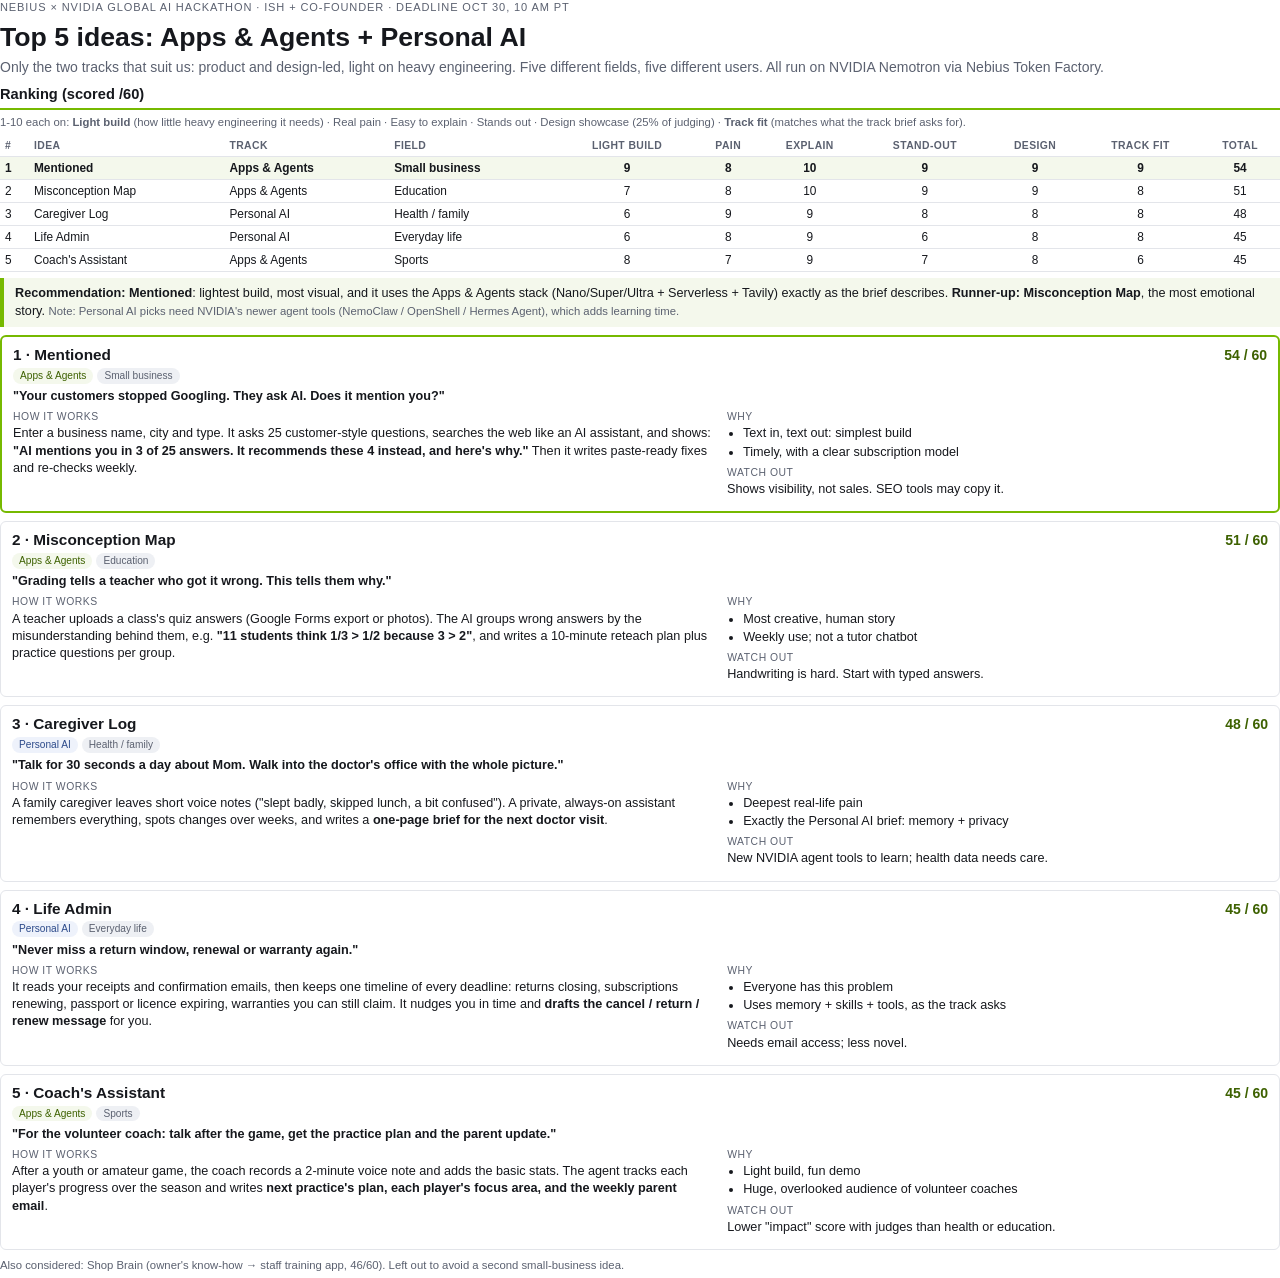
<file: nvda-hackathon/final-picks.html>
<!doctype html>
<html lang="en">
<head>
<meta charset="utf-8">
<title>Hackathon Top 5</title>
<style>
  @page { size: Letter; margin: 0.42in 0.55in; }
  :root { --ink:#16181d; --muted:#5b6170; --line:#e3e5ea; --accent:#76b900; --accent-ink:#3d6100; --soft:#f4f8ec; --pa:#eef2fb; --pa-ink:#2c4a8a; }
  * { box-sizing: border-box; }
  body { font-family: "Helvetica Neue", Arial, sans-serif; color: var(--ink); font-size: 9.5pt; line-height: 1.36; margin: 0; background:#fff; }
  .eyebrow { font-size: 8.3pt; letter-spacing: .08em; text-transform: uppercase; color: var(--muted); }
  h1 { font-size: 20pt; margin: 4px 0 3px; }
  .lede { font-size: 10.5pt; color: var(--muted); margin: 0 0 8px; }
  h2 { font-size: 11pt; margin: 10px 0 5px; padding-bottom: 3px; border-bottom: 2px solid var(--accent); }
  p { margin: 0 0 5px; }
  ul { margin: 0 0 5px; padding-left: 16px; }
  li { margin-bottom: 1px; }
  table { width: 100%; border-collapse: collapse; font-size: 8.9pt; margin: 3px 0 6px; }
  th, td { text-align: left; padding: 3px 5px; border-bottom: 1px solid var(--line); vertical-align: top; }
  th { font-size: 7.8pt; text-transform: uppercase; letter-spacing: .04em; color: var(--muted); }
  td.n, th.n { text-align: center; white-space: nowrap; }
  tr.win td { background: var(--soft); font-weight: 700; }
  .card { border: 1px solid var(--line); border-radius: 6px; padding: 8px 11px; margin-bottom: 8px; break-inside: avoid; }
  .card.top { border: 2px solid var(--accent); }
  .head { display: flex; justify-content: space-between; align-items: baseline; }
  .head h3 { margin: 0; font-size: 11.5pt; }
  .score { font-weight: 700; color: var(--accent-ink); font-size: 10.5pt; }
  .pill { display: inline-block; font-size: 7.6pt; padding: 1px 7px; border-radius: 10px; background: var(--soft); color: var(--accent-ink); margin: 2px 4px 0 0; }
  .pill.pa { background: var(--pa); color: var(--pa-ink); }
  .pill.f { background: #eef0f4; color: var(--muted); }
  .one { font-weight: 600; margin: 4px 0 4px; }
  .cols { display: grid; grid-template-columns: 1.3fr 1fr; gap: 12px; }
  .lbl { font-size: 7.8pt; text-transform: uppercase; letter-spacing: .05em; color: var(--muted); margin: 1px 0 1px; }
  .rec { background: var(--soft); border-left: 4px solid var(--accent); padding: 7px 11px; margin: 6px 0 8px; }
  .muted { color: var(--muted); font-size: 8.5pt; }
</style>
</head>
<body>

<div class="eyebrow">Nebius × NVIDIA Global AI Hackathon · Ish + co-founder · Deadline Oct 30, 10 AM PT</div>
<h1>Top 5 ideas: Apps &amp; Agents + Personal AI</h1>
<p class="lede">Only the two tracks that suit us: product and design-led, light on heavy engineering. Five different fields, five different users. All run on NVIDIA Nemotron via Nebius Token Factory.</p>

<h2 style="margin-top:2px">Ranking (scored /60)</h2>
<p class="muted">1-10 each on: <b>Light build</b> (how little heavy engineering it needs) · Real pain · Easy to explain · Stands out · Design showcase (25% of judging) · <b>Track fit</b> (matches what the track brief asks for).</p>
<table>
  <thead><tr><th>#</th><th>Idea</th><th>Track</th><th>Field</th><th class="n">Light build</th><th class="n">Pain</th><th class="n">Explain</th><th class="n">Stand-out</th><th class="n">Design</th><th class="n">Track fit</th><th class="n">Total</th></tr></thead>
  <tbody>
    <tr class="win"><td>1</td><td>Mentioned</td><td>Apps &amp; Agents</td><td>Small business</td><td class="n">9</td><td class="n">8</td><td class="n">10</td><td class="n">9</td><td class="n">9</td><td class="n">9</td><td class="n">54</td></tr>
    <tr><td>2</td><td>Misconception Map</td><td>Apps &amp; Agents</td><td>Education</td><td class="n">7</td><td class="n">8</td><td class="n">10</td><td class="n">9</td><td class="n">9</td><td class="n">8</td><td class="n">51</td></tr>
    <tr><td>3</td><td>Caregiver Log</td><td>Personal AI</td><td>Health / family</td><td class="n">6</td><td class="n">9</td><td class="n">9</td><td class="n">8</td><td class="n">8</td><td class="n">8</td><td class="n">48</td></tr>
    <tr><td>4</td><td>Life Admin</td><td>Personal AI</td><td>Everyday life</td><td class="n">6</td><td class="n">8</td><td class="n">9</td><td class="n">6</td><td class="n">8</td><td class="n">8</td><td class="n">45</td></tr>
    <tr><td>5</td><td>Coach's Assistant</td><td>Apps &amp; Agents</td><td>Sports</td><td class="n">8</td><td class="n">7</td><td class="n">9</td><td class="n">7</td><td class="n">8</td><td class="n">6</td><td class="n">45</td></tr>
  </tbody>
</table>

<div class="rec"><strong>Recommendation: Mentioned</strong>: lightest build, most visual, and it uses the Apps &amp; Agents stack (Nano/Super/Ultra + Serverless + Tavily) exactly as the brief describes. <strong>Runner-up: Misconception Map</strong>, the most emotional story. <span class="muted">Note: Personal AI picks need NVIDIA's newer agent tools (NemoClaw / OpenShell / Hermes Agent), which adds learning time.</span></div>

<div class="card top">
  <div class="head"><h3>1 · Mentioned</h3><span class="score">54 / 60</span></div>
  <span class="pill">Apps &amp; Agents</span><span class="pill f">Small business</span>
  <p class="one">"Your customers stopped Googling. They ask AI. Does it mention you?"</p>
  <div class="cols">
    <div><div class="lbl">How it works</div>
      <p>Enter a business name, city and type. It asks 25 customer-style questions, searches the web like an AI assistant, and shows: <b>"AI mentions you in 3 of 25 answers. It recommends these 4 instead, and here's why."</b> Then it writes paste-ready fixes and re-checks weekly.</p></div>
    <div><div class="lbl">Why</div><ul><li>Text in, text out: simplest build</li><li>Timely, with a clear subscription model</li></ul>
      <div class="lbl">Watch out</div><p>Shows visibility, not sales. SEO tools may copy it.</p></div>
  </div>
</div>

<div class="card">
  <div class="head"><h3>2 · Misconception Map</h3><span class="score">51 / 60</span></div>
  <span class="pill">Apps &amp; Agents</span><span class="pill f">Education</span>
  <p class="one">"Grading tells a teacher who got it wrong. This tells them why."</p>
  <div class="cols">
    <div><div class="lbl">How it works</div>
      <p>A teacher uploads a class's quiz answers (Google Forms export or photos). The AI groups wrong answers by the misunderstanding behind them, e.g. <b>"11 students think 1/3 &gt; 1/2 because 3 &gt; 2"</b>, and writes a 10-minute reteach plan plus practice questions per group.</p></div>
    <div><div class="lbl">Why</div><ul><li>Most creative, human story</li><li>Weekly use; not a tutor chatbot</li></ul>
      <div class="lbl">Watch out</div><p>Handwriting is hard. Start with typed answers.</p></div>
  </div>
</div>

<div class="card">
  <div class="head"><h3>3 · Caregiver Log</h3><span class="score">48 / 60</span></div>
  <span class="pill pa">Personal AI</span><span class="pill f">Health / family</span>
  <p class="one">"Talk for 30 seconds a day about Mom. Walk into the doctor's office with the whole picture."</p>
  <div class="cols">
    <div><div class="lbl">How it works</div>
      <p>A family caregiver leaves short voice notes ("slept badly, skipped lunch, a bit confused"). A private, always-on assistant remembers everything, spots changes over weeks, and writes a <b>one-page brief for the next doctor visit</b>.</p></div>
    <div><div class="lbl">Why</div><ul><li>Deepest real-life pain</li><li>Exactly the Personal AI brief: memory + privacy</li></ul>
      <div class="lbl">Watch out</div><p>New NVIDIA agent tools to learn; health data needs care.</p></div>
  </div>
</div>

<div class="card">
  <div class="head"><h3>4 · Life Admin</h3><span class="score">45 / 60</span></div>
  <span class="pill pa">Personal AI</span><span class="pill f">Everyday life</span>
  <p class="one">"Never miss a return window, renewal or warranty again."</p>
  <div class="cols">
    <div><div class="lbl">How it works</div>
      <p>It reads your receipts and confirmation emails, then keeps one timeline of every deadline: returns closing, subscriptions renewing, passport or licence expiring, warranties you can still claim. It nudges you in time and <b>drafts the cancel / return / renew message</b> for you.</p></div>
    <div><div class="lbl">Why</div><ul><li>Everyone has this problem</li><li>Uses memory + skills + tools, as the track asks</li></ul>
      <div class="lbl">Watch out</div><p>Needs email access; less novel.</p></div>
  </div>
</div>

<div class="card">
  <div class="head"><h3>5 · Coach's Assistant</h3><span class="score">45 / 60</span></div>
  <span class="pill">Apps &amp; Agents</span><span class="pill f">Sports</span>
  <p class="one">"For the volunteer coach: talk after the game, get the practice plan and the parent update."</p>
  <div class="cols">
    <div><div class="lbl">How it works</div>
      <p>After a youth or amateur game, the coach records a 2-minute voice note and adds the basic stats. The agent tracks each player's progress over the season and writes <b>next practice's plan, each player's focus area, and the weekly parent email</b>.</p></div>
    <div><div class="lbl">Why</div><ul><li>Light build, fun demo</li><li>Huge, overlooked audience of volunteer coaches</li></ul>
      <div class="lbl">Watch out</div><p>Lower "impact" score with judges than health or education.</p></div>
  </div>
</div>

<p class="muted">Also considered: Shop Brain (owner's know-how → staff training app, 46/60). Left out to avoid a second small-business idea.</p>

</body>
</html>
</file>
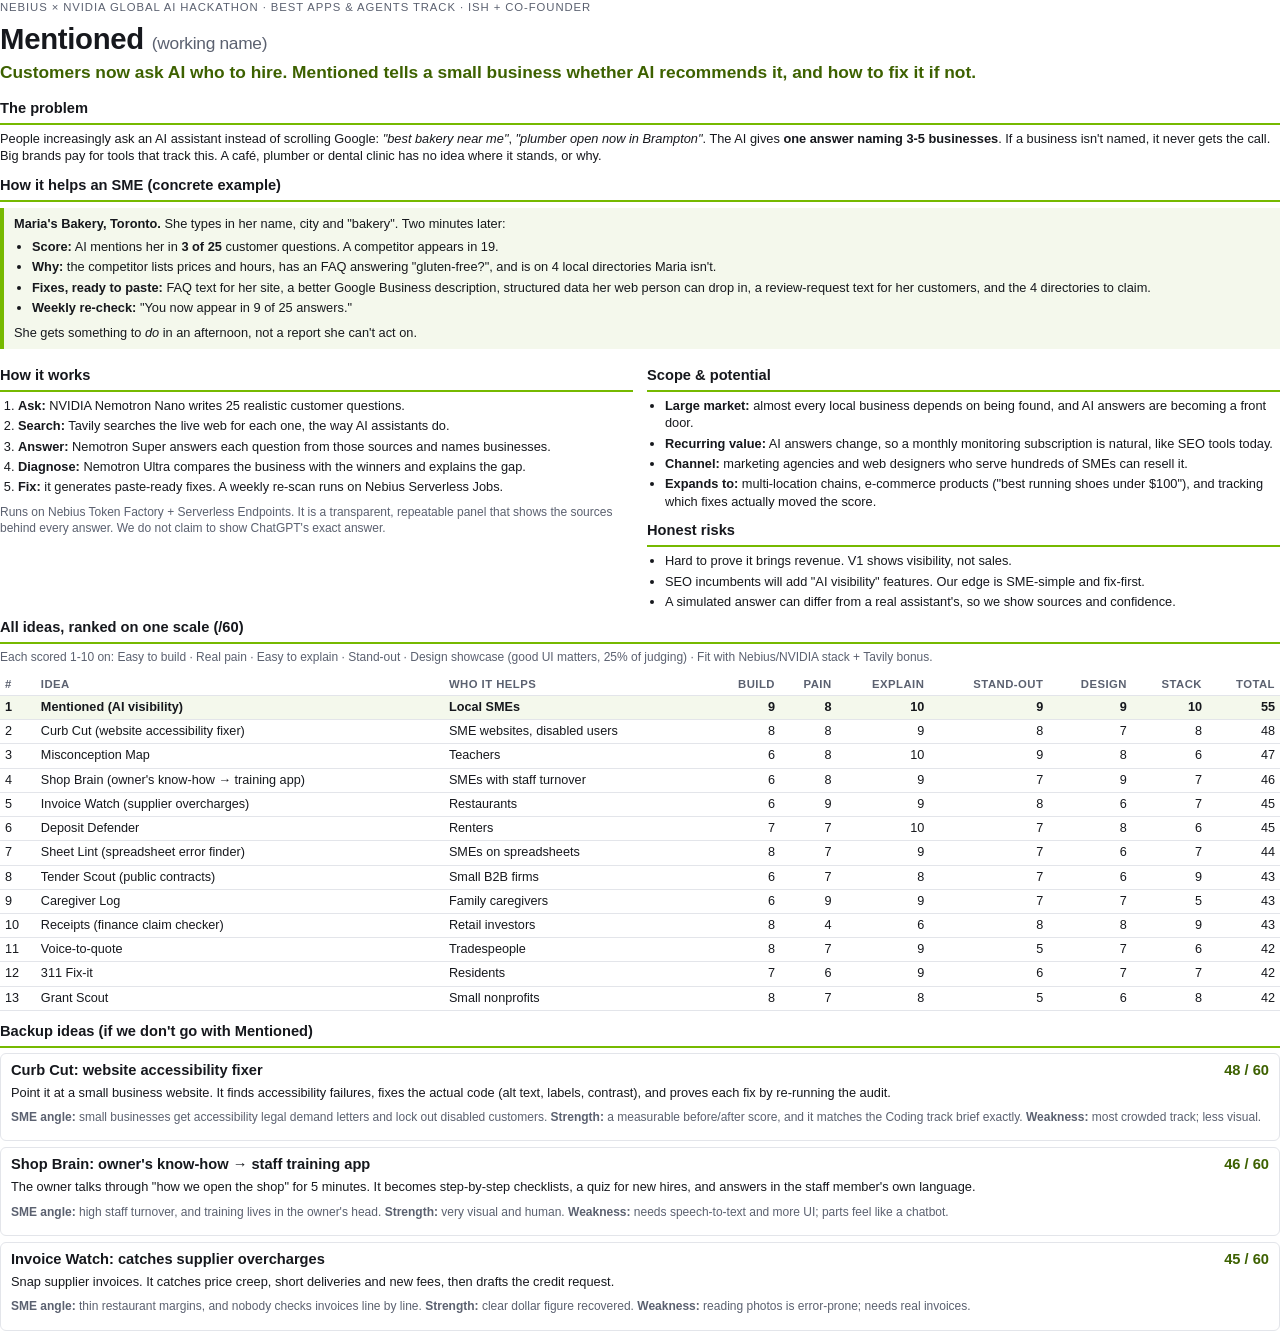
<file: nvda-hackathon/synopsis.html>
<!doctype html>
<html lang="en">
<head>
<meta charset="utf-8">
<title>Mentioned: Hackathon Synopsis</title>
<style>
  @page { size: Letter; margin: 0.45in 0.55in; }
  :root { --ink:#16181d; --muted:#5b6170; --line:#e3e5ea; --accent:#76b900; --accent-ink:#3d6100; --soft:#f4f8ec; }
  * { box-sizing: border-box; }
  body { font-family: "Helvetica Neue", Arial, sans-serif; color: var(--ink); font-size: 9.6pt; line-height: 1.36; margin: 0; background:#fff; }
  .eyebrow { font-size: 8.5pt; letter-spacing: .08em; text-transform: uppercase; color: var(--muted); }
  h1 { font-size: 22pt; margin: 4px 0 2px; letter-spacing: -.01em; }
  .tag { font-size: 13pt; color: var(--accent-ink); margin: 0 0 14px; font-weight: 600; }
  h2 { font-size: 11pt; margin: 11px 0 5px; padding-bottom: 4px; border-bottom: 2px solid var(--accent); }
  p { margin: 0 0 8px; }
  ul, ol { margin: 0 0 8px; padding-left: 18px; }
  li { margin-bottom: 3px; }
  .callout { background: var(--soft); border-left: 4px solid var(--accent); padding: 7px 10px; margin: 6px 0; }
  .grid { display: grid; grid-template-columns: 1fr 1fr; gap: 14px; }
  table { width: 100%; border-collapse: collapse; font-size: 9.5pt; margin: 4px 0 8px; }
  th, td { text-align: left; padding: 3px 5px; border-bottom: 1px solid var(--line); vertical-align: top; }
  th { font-size: 8.5pt; text-transform: uppercase; letter-spacing: .04em; color: var(--muted); }
  td.n, th.n { text-align: right; white-space: nowrap; }
  tr.win td { background: var(--soft); font-weight: 700; }
  .card { border: 1px solid var(--line); border-radius: 6px; padding: 7px 10px; margin-bottom: 6px; break-inside: avoid; }
  .card h3 { margin: 0 0 3px; font-size: 11pt; display: flex; justify-content: space-between; }
  .score { color: var(--accent-ink); }
  .muted { color: var(--muted); font-size: 9pt; }
  .pagebreak { break-before: page; }
</style>
</head>
<body>

<div class="eyebrow">Nebius × NVIDIA Global AI Hackathon · Best Apps &amp; Agents track · Ish + co-founder</div>
<h1>Mentioned <span style="font-weight:400;color:var(--muted);font-size:13pt">(working name)</span></h1>
<p class="tag">Customers now ask AI who to hire. Mentioned tells a small business whether AI recommends it, and how to fix it if not.</p>

<h2>The problem</h2>
<p>People increasingly ask an AI assistant instead of scrolling Google: <em>"best bakery near me"</em>, <em>"plumber open now in Brampton"</em>. The AI gives <strong>one answer naming 3-5 businesses</strong>. If a business isn't named, it never gets the call. Big brands pay for tools that track this. A café, plumber or dental clinic has no idea where it stands, or why.</p>

<h2>How it helps an SME (concrete example)</h2>
<div class="callout">
  <strong>Maria's Bakery, Toronto.</strong> She types in her name, city and "bakery". Two minutes later:
  <ul style="margin-top:6px">
    <li><strong>Score:</strong> AI mentions her in <strong>3 of 25</strong> customer questions. A competitor appears in 19.</li>
    <li><strong>Why:</strong> the competitor lists prices and hours, has an FAQ answering "gluten-free?", and is on 4 local directories Maria isn't.</li>
    <li><strong>Fixes, ready to paste:</strong> FAQ text for her site, a better Google Business description, structured data her web person can drop in, a review-request text for her customers, and the 4 directories to claim.</li>
    <li><strong>Weekly re-check:</strong> "You now appear in 9 of 25 answers."</li>
  </ul>
  She gets something to <em>do</em> in an afternoon, not a report she can't act on.
</div>

<div class="grid">
<div>
<h2>How it works</h2>
<ol>
  <li><strong>Ask:</strong> NVIDIA Nemotron Nano writes 25 realistic customer questions.</li>
  <li><strong>Search:</strong> Tavily searches the live web for each one, the way AI assistants do.</li>
  <li><strong>Answer:</strong> Nemotron Super answers each question from those sources and names businesses.</li>
  <li><strong>Diagnose:</strong> Nemotron Ultra compares the business with the winners and explains the gap.</li>
  <li><strong>Fix:</strong> it generates paste-ready fixes. A weekly re-scan runs on Nebius Serverless Jobs.</li>
</ol>
<p class="muted">Runs on Nebius Token Factory + Serverless Endpoints. It is a transparent, repeatable panel that shows the sources behind every answer. We do not claim to show ChatGPT's exact answer.</p>
</div>
<div>
<h2>Scope &amp; potential</h2>
<ul>
  <li><strong>Large market:</strong> almost every local business depends on being found, and AI answers are becoming a front door.</li>
  <li><strong>Recurring value:</strong> AI answers change, so a monthly monitoring subscription is natural, like SEO tools today.</li>
  <li><strong>Channel:</strong> marketing agencies and web designers who serve hundreds of SMEs can resell it.</li>
  <li><strong>Expands to:</strong> multi-location chains, e-commerce products ("best running shoes under $100"), and tracking which fixes actually moved the score.</li>
</ul>
<h2>Honest risks</h2>
<ul>
  <li>Hard to prove it brings revenue. V1 shows visibility, not sales.</li>
  <li>SEO incumbents will add "AI visibility" features. Our edge is SME-simple and fix-first.</li>
  <li>A simulated answer can differ from a real assistant's, so we show sources and confidence.</li>
</ul>
</div>
</div>

<div class="pagebreak"></div>

<h2 style="margin-top:0">All ideas, ranked on one scale (/60)</h2>
<p class="muted">Each scored 1-10 on: Easy to build · Real pain · Easy to explain · Stand-out · Design showcase (good UI matters, 25% of judging) · Fit with Nebius/NVIDIA stack + Tavily bonus.</p>
<table>
  <thead><tr><th>#</th><th>Idea</th><th>Who it helps</th><th class="n">Build</th><th class="n">Pain</th><th class="n">Explain</th><th class="n">Stand-out</th><th class="n">Design</th><th class="n">Stack</th><th class="n">Total</th></tr></thead>
  <tbody>
    <tr class="win"><td>1</td><td>Mentioned (AI visibility)</td><td>Local SMEs</td><td class="n">9</td><td class="n">8</td><td class="n">10</td><td class="n">9</td><td class="n">9</td><td class="n">10</td><td class="n">55</td></tr>
    <tr><td>2</td><td>Curb Cut (website accessibility fixer)</td><td>SME websites, disabled users</td><td class="n">8</td><td class="n">8</td><td class="n">9</td><td class="n">8</td><td class="n">7</td><td class="n">8</td><td class="n">48</td></tr>
    <tr><td>3</td><td>Misconception Map</td><td>Teachers</td><td class="n">6</td><td class="n">8</td><td class="n">10</td><td class="n">9</td><td class="n">8</td><td class="n">6</td><td class="n">47</td></tr>
    <tr><td>4</td><td>Shop Brain (owner's know-how → training app)</td><td>SMEs with staff turnover</td><td class="n">6</td><td class="n">8</td><td class="n">9</td><td class="n">7</td><td class="n">9</td><td class="n">7</td><td class="n">46</td></tr>
    <tr><td>5</td><td>Invoice Watch (supplier overcharges)</td><td>Restaurants</td><td class="n">6</td><td class="n">9</td><td class="n">9</td><td class="n">8</td><td class="n">6</td><td class="n">7</td><td class="n">45</td></tr>
    <tr><td>6</td><td>Deposit Defender</td><td>Renters</td><td class="n">7</td><td class="n">7</td><td class="n">10</td><td class="n">7</td><td class="n">8</td><td class="n">6</td><td class="n">45</td></tr>
    <tr><td>7</td><td>Sheet Lint (spreadsheet error finder)</td><td>SMEs on spreadsheets</td><td class="n">8</td><td class="n">7</td><td class="n">9</td><td class="n">7</td><td class="n">6</td><td class="n">7</td><td class="n">44</td></tr>
    <tr><td>8</td><td>Tender Scout (public contracts)</td><td>Small B2B firms</td><td class="n">6</td><td class="n">7</td><td class="n">8</td><td class="n">7</td><td class="n">6</td><td class="n">9</td><td class="n">43</td></tr>
    <tr><td>9</td><td>Caregiver Log</td><td>Family caregivers</td><td class="n">6</td><td class="n">9</td><td class="n">9</td><td class="n">7</td><td class="n">7</td><td class="n">5</td><td class="n">43</td></tr>
    <tr><td>10</td><td>Receipts (finance claim checker)</td><td>Retail investors</td><td class="n">8</td><td class="n">4</td><td class="n">6</td><td class="n">8</td><td class="n">8</td><td class="n">9</td><td class="n">43</td></tr>
    <tr><td>11</td><td>Voice-to-quote</td><td>Tradespeople</td><td class="n">8</td><td class="n">7</td><td class="n">9</td><td class="n">5</td><td class="n">7</td><td class="n">6</td><td class="n">42</td></tr>
    <tr><td>12</td><td>311 Fix-it</td><td>Residents</td><td class="n">7</td><td class="n">6</td><td class="n">9</td><td class="n">6</td><td class="n">7</td><td class="n">7</td><td class="n">42</td></tr>
    <tr><td>13</td><td>Grant Scout</td><td>Small nonprofits</td><td class="n">8</td><td class="n">7</td><td class="n">8</td><td class="n">5</td><td class="n">6</td><td class="n">8</td><td class="n">42</td></tr>
  </tbody>
</table>

<h2>Backup ideas (if we don't go with Mentioned)</h2>

<div class="card">
  <h3><span>Curb Cut: website accessibility fixer</span><span class="score">48 / 60</span></h3>
  <p>Point it at a small business website. It finds accessibility failures, fixes the actual code (alt text, labels, contrast), and proves each fix by re-running the audit.</p>
  <p class="muted"><strong>SME angle:</strong> small businesses get accessibility legal demand letters and lock out disabled customers. <strong>Strength:</strong> a measurable before/after score, and it matches the Coding track brief exactly. <strong>Weakness:</strong> most crowded track; less visual.</p>
</div>

<div class="card">
  <h3><span>Shop Brain: owner's know-how → staff training app</span><span class="score">46 / 60</span></h3>
  <p>The owner talks through "how we open the shop" for 5 minutes. It becomes step-by-step checklists, a quiz for new hires, and answers in the staff member's own language.</p>
  <p class="muted"><strong>SME angle:</strong> high staff turnover, and training lives in the owner's head. <strong>Strength:</strong> very visual and human. <strong>Weakness:</strong> needs speech-to-text and more UI; parts feel like a chatbot.</p>
</div>

<div class="card">
  <h3><span>Invoice Watch: catches supplier overcharges</span><span class="score">45 / 60</span></h3>
  <p>Snap supplier invoices. It catches price creep, short deliveries and new fees, then drafts the credit request.</p>
  <p class="muted"><strong>SME angle:</strong> thin restaurant margins, and nobody checks invoices line by line. <strong>Strength:</strong> clear dollar figure recovered. <strong>Weakness:</strong> reading photos is error-prone; needs real invoices.</p>
</div>


</body>
</html>
</file>
